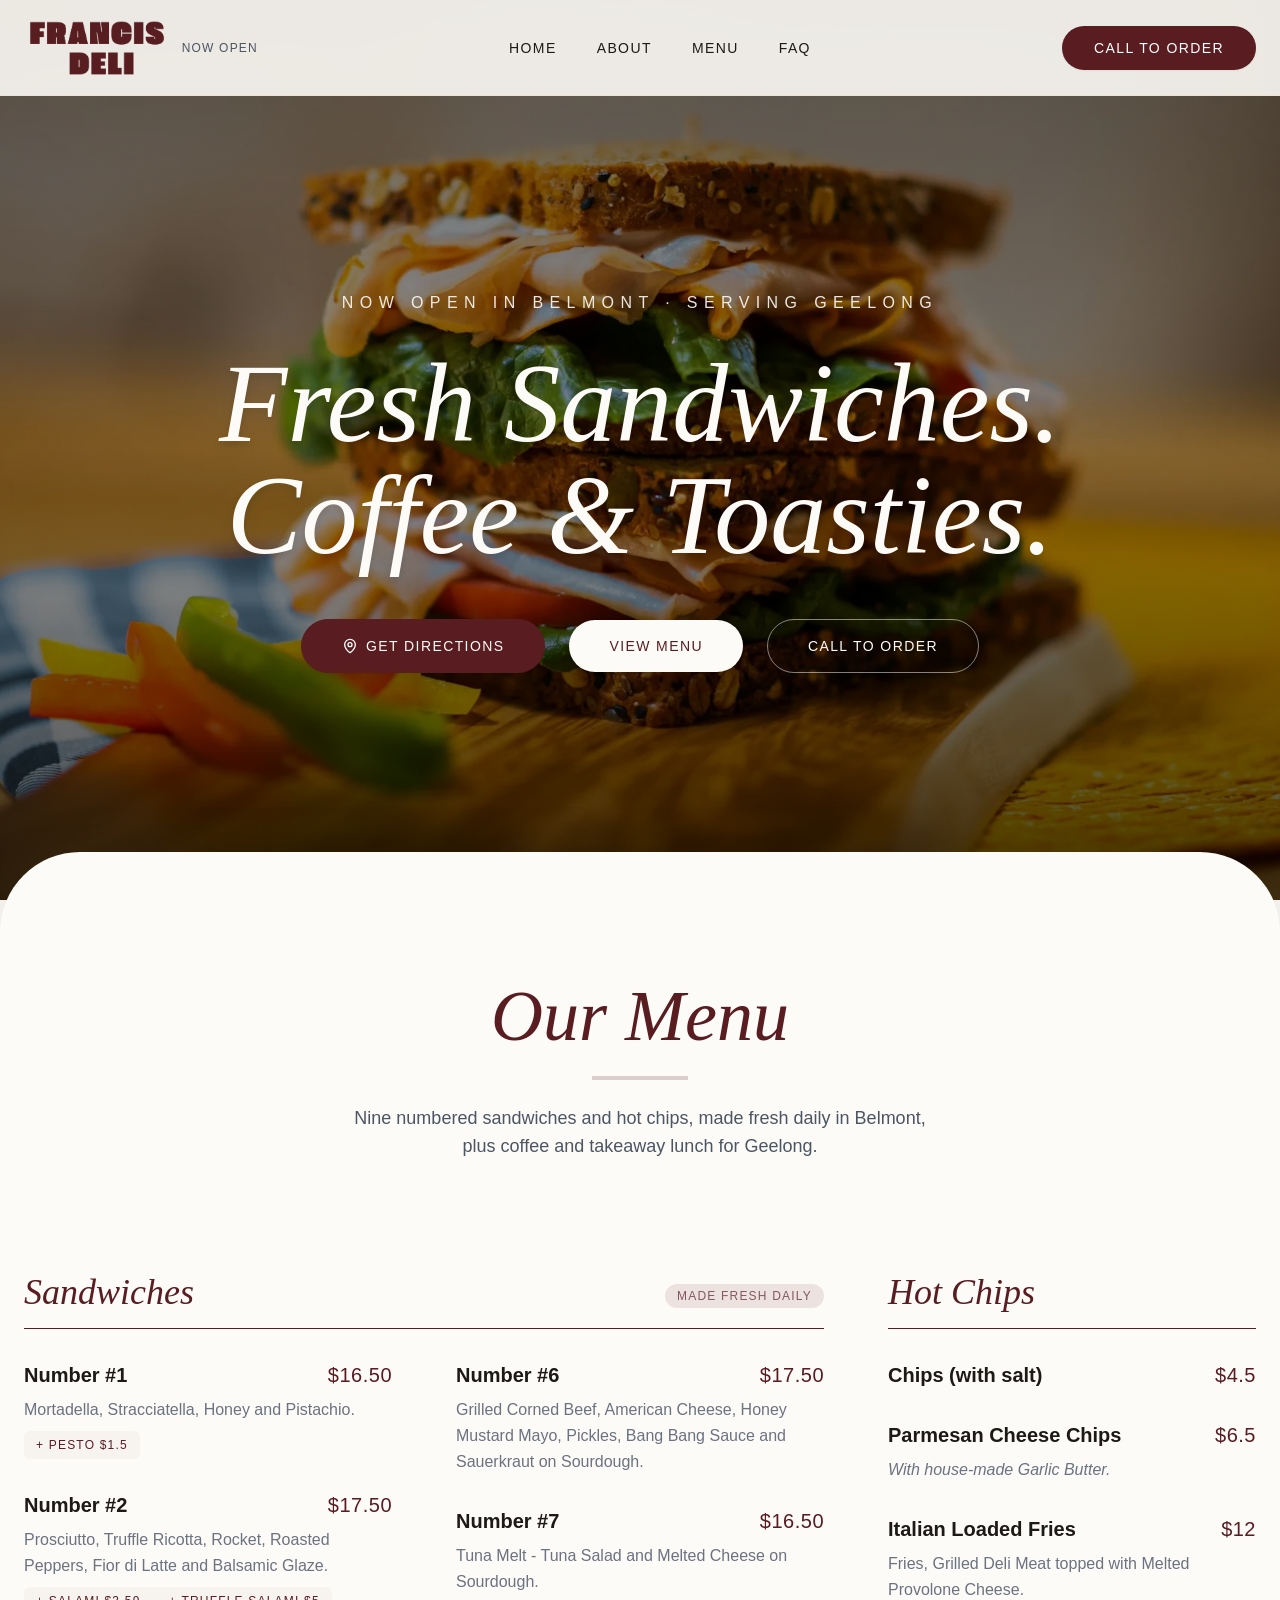
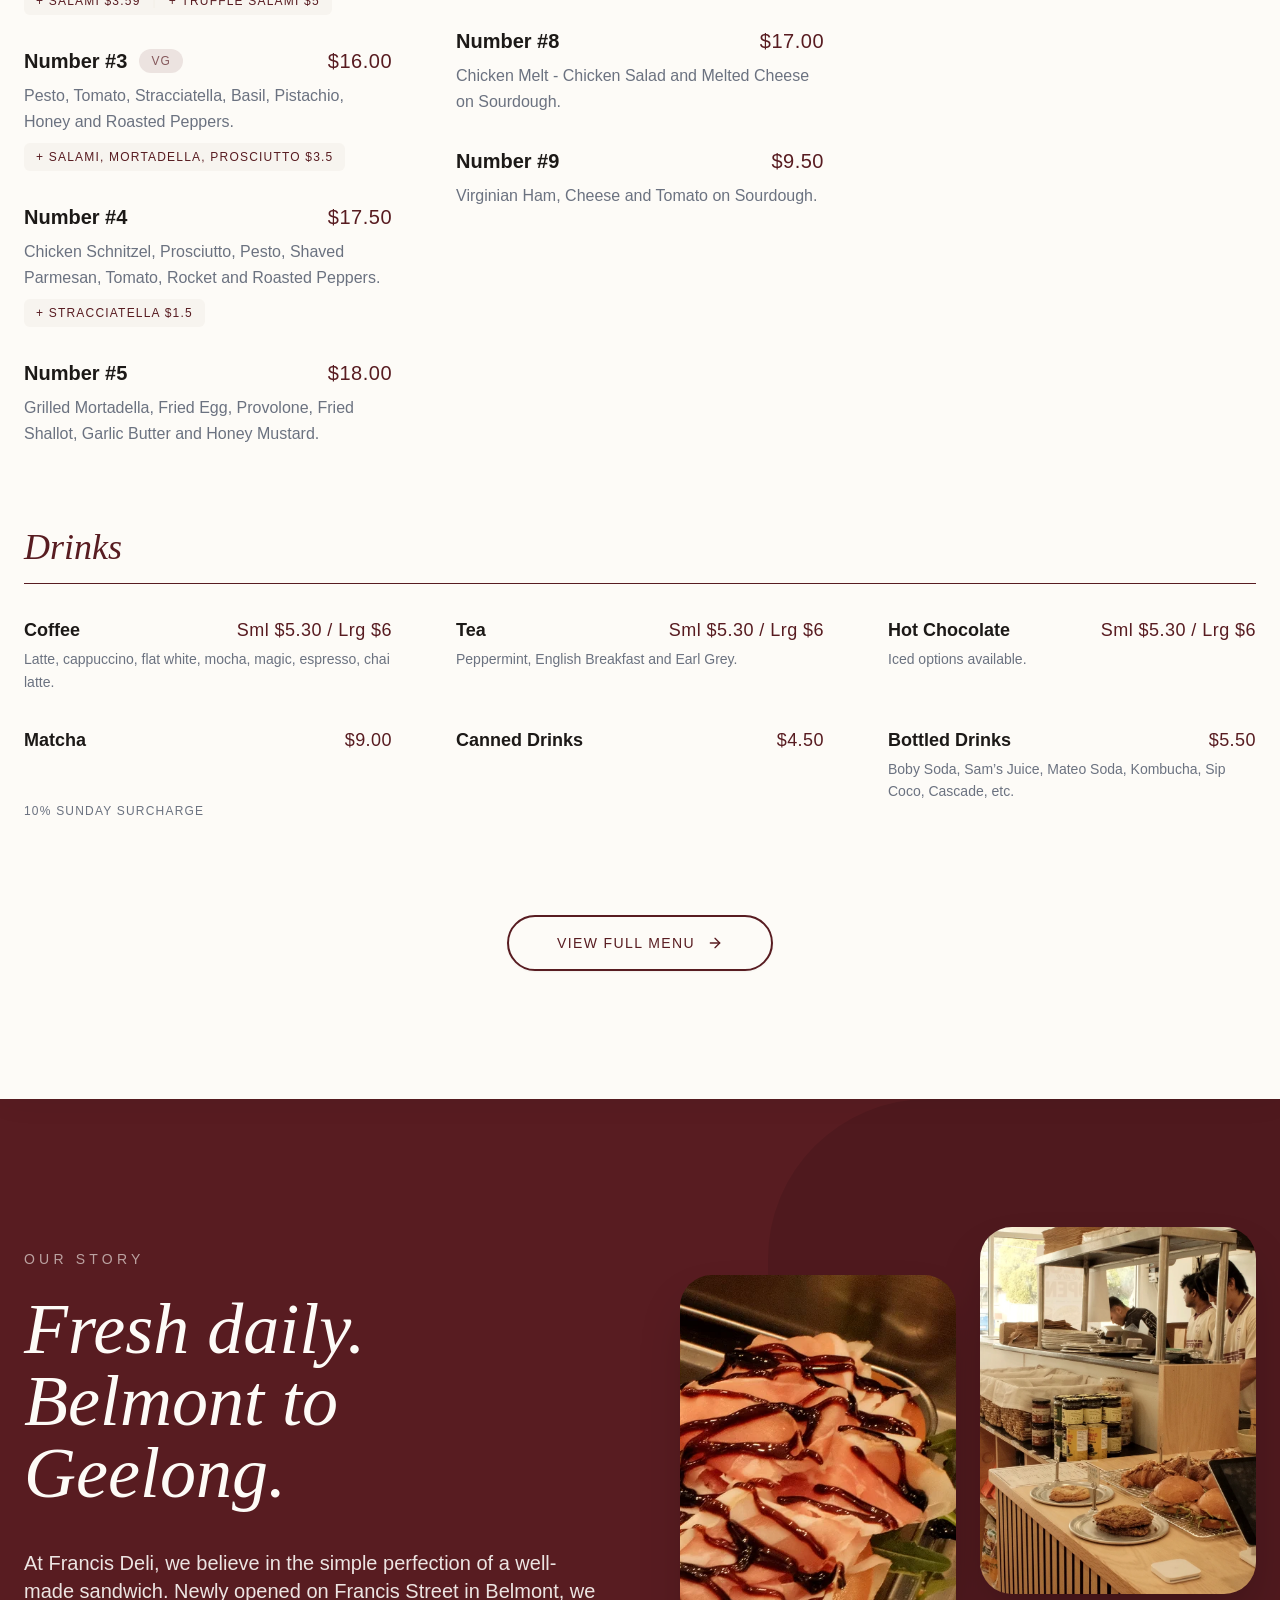
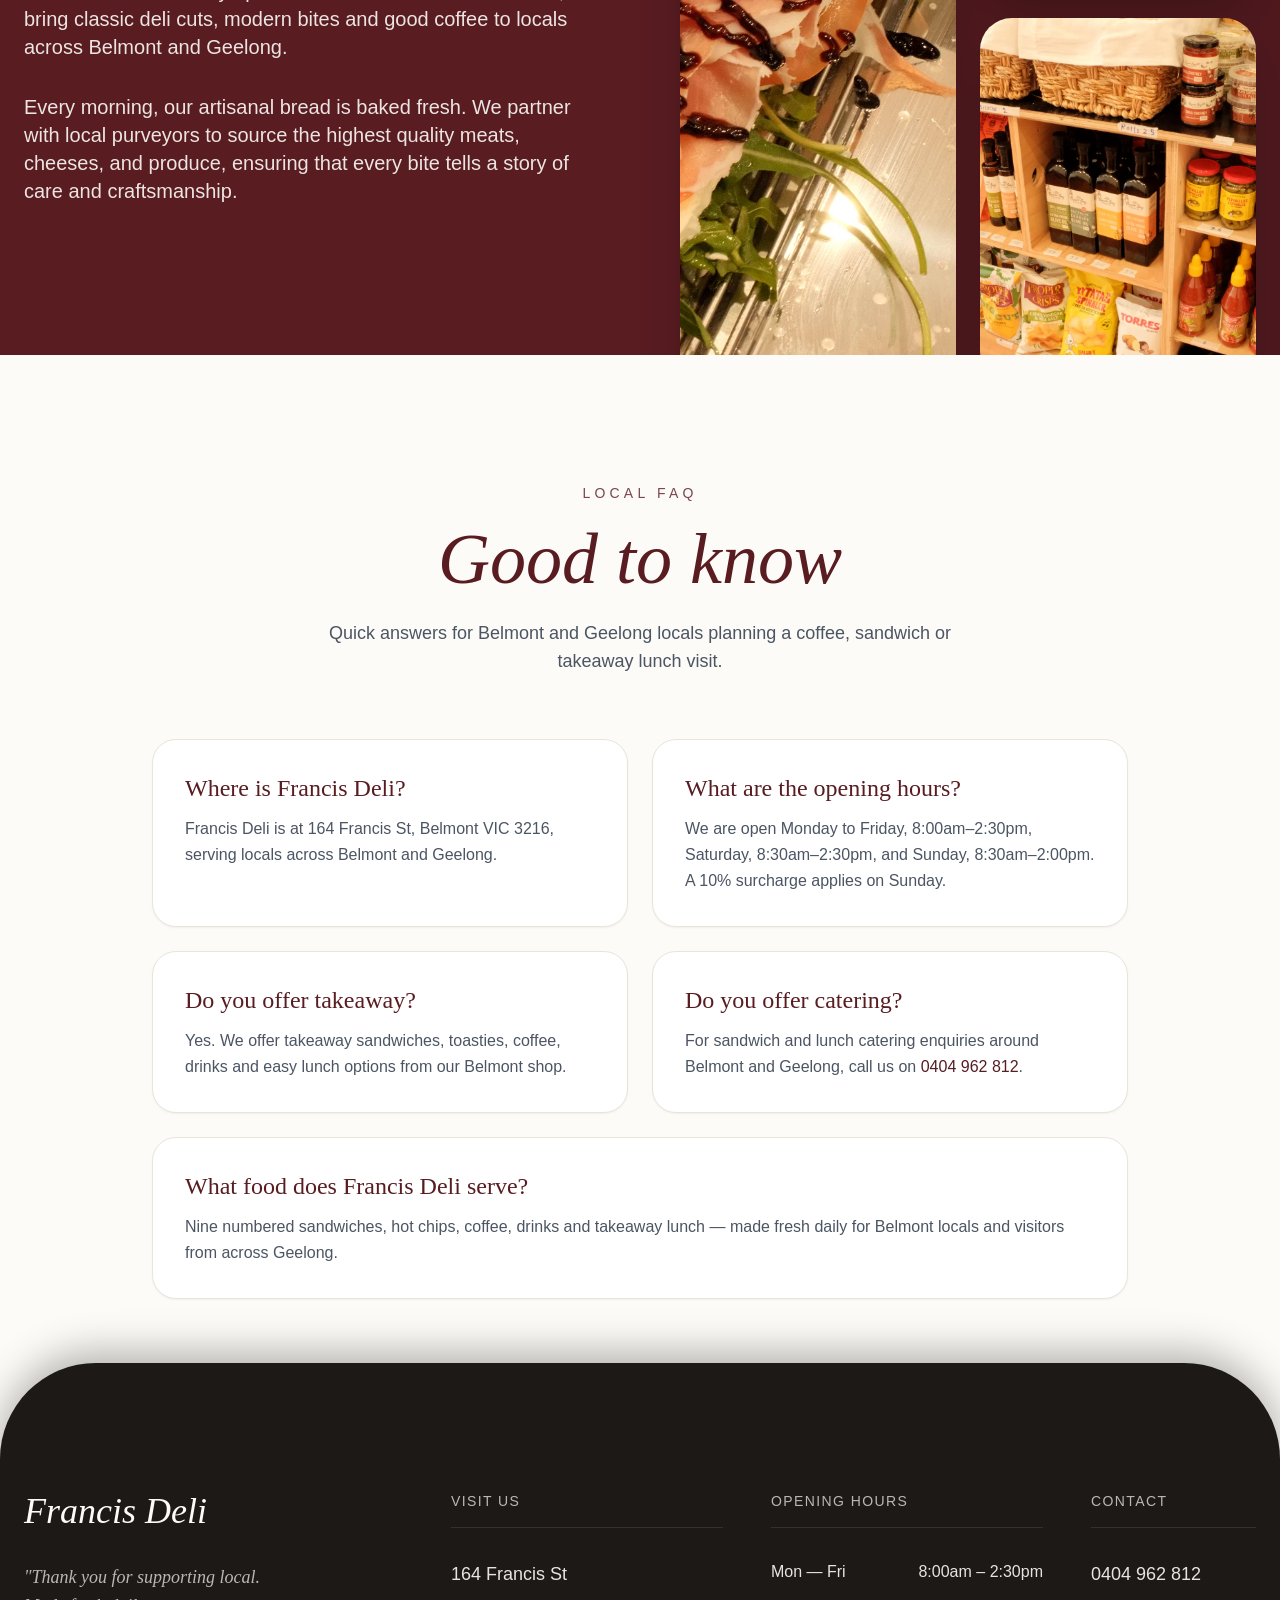
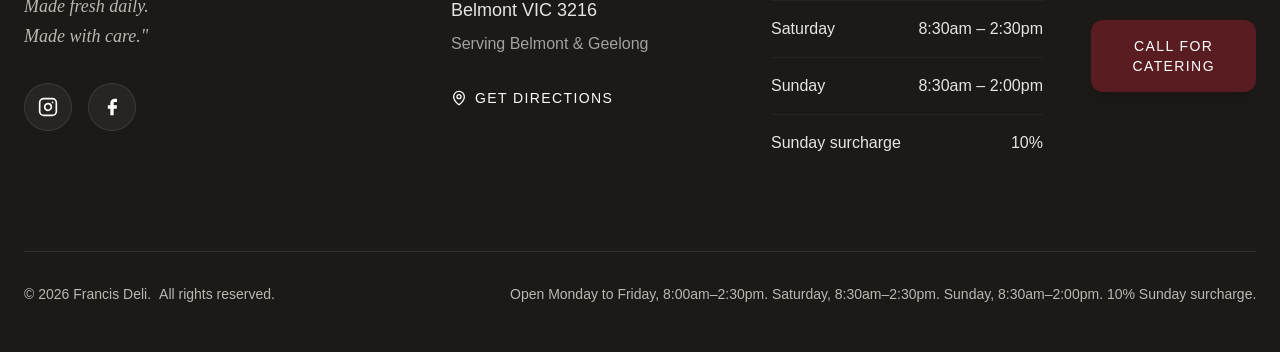
<file: index.html>
<html lang="en" class="scroll-smooth" vid="0"><head vid="1">
    <meta charset="UTF-8" vid="2">
    <meta name="viewport" content="width=device-width, initial-scale=1.0" vid="3">
    <title vid="4">Francis Deli Belmont &amp; Geelong | Sandwiches, Toasties &amp; Coffee</title>

    <!-- SEO: primary meta -->
    <meta name="description" content="Francis Deli — fresh sandwiches, hot chips &amp; coffee in Belmont, Geelong. Open Monday to Friday 8:00am–2:30pm, Saturday 8:30am–2:30pm and Sunday 8:30am–2:00pm. 10% Sunday surcharge.">
    <meta name="keywords" content="Francis Deli, deli Belmont, deli Geelong, sandwiches Belmont, sandwiches Geelong, toasties Belmont, coffee Belmont, coffee Geelong, takeaway lunch Belmont, catering Geelong">
    <meta name="author" content="Francis Deli">
    <meta name="robots" content="index, follow, max-image-preview:large">
    <meta name="theme-color" content="#581C21">
    <meta name="geo.region" content="AU-VIC">
    <meta name="geo.placename" content="Belmont, Victoria">
    <link rel="canonical" href="https://francisdeli.com.au/">

    <!-- Favicons -->
    <link rel="icon" href="/favicon.ico?v=3" sizes="any">
    <link rel="icon" type="image/png" sizes="48x48" href="/favicon-48x48.png?v=3">
    <link rel="icon" type="image/png" sizes="32x32" href="/favicon-32x32.png?v=3">
    <link rel="icon" type="image/png" sizes="16x16" href="/favicon-16x16.png?v=3">
    <link rel="apple-touch-icon" sizes="180x180" href="/apple-touch-icon.png?v=3">


    <!-- Open Graph -->
    <meta property="og:type" content="restaurant">
    <meta property="og:site_name" content="Francis Deli">
    <meta property="og:title" content="Francis Deli Belmont &amp; Geelong | Sandwiches, Toasties &amp; Coffee">
    <meta property="og:description" content="Now open on Francis Street, Belmont. Fresh sandwiches, toasties, coffee and takeaway lunch, seven days a week.">
    <meta property="og:url" content="https://francisdeli.com.au/">
    <meta property="og:image" content="https://francisdeli.com.au/img/hero.webp">
    <meta property="og:image:width" content="1920">
    <meta property="og:image:height" content="1280">
    <meta property="og:image:alt" content="Fresh artisanal sandwich at Francis Deli">
    <meta property="og:locale" content="en_AU">

    <!-- Twitter -->
    <meta name="twitter:card" content="summary_large_image">
    <meta name="twitter:title" content="Francis Deli Belmont &amp; Geelong | Sandwiches, Toasties &amp; Coffee">
    <meta name="twitter:description" content="Now open on Francis Street, Belmont. Fresh sandwiches, toasties, coffee and takeaway lunch, seven days a week.">
    <meta name="twitter:image" content="https://francisdeli.com.au/img/hero.webp">

    <!-- Structured data: LocalBusiness / Restaurant -->
    <script type="application/ld+json">
    {
      "@context": "https://schema.org",
      "@type": "Restaurant",
      "name": "Francis Deli",
      "description": "Francis Deli is a local deli and sandwich shop in Belmont, serving numbered sandwiches, hot chips, coffee and takeaway lunch for Belmont and Geelong. A 10% surcharge applies on Sunday.",
      "image": "https://francisdeli.com.au/img/hero.webp",
      "url": "https://francisdeli.com.au/",
      "telephone": "+61404962812",
      "priceRange": "$$",
      "servesCuisine": ["Sandwiches", "Deli", "Coffee", "Cafe", "Takeaway"],
      "areaServed": ["Belmont VIC", "Geelong VIC"],
      "menu": "https://francisdeli.com.au/menu/",
      "hasMap": "https://maps.google.com/?cid=7138294482831935208",
      "acceptsReservations": "False",
      "address": {
        "@type": "PostalAddress",
        "streetAddress": "164 Francis St",
        "addressLocality": "Belmont",
        "addressRegion": "VIC",
        "postalCode": "3216",
        "addressCountry": "AU"
      },
      "geo": {
        "@type": "GeoCoordinates",
        "latitude": -38.1848245,
        "longitude": 144.3469605
      },
      "openingHoursSpecification": [
        {
          "@type": "OpeningHoursSpecification",
          "dayOfWeek": ["Monday", "Tuesday", "Wednesday", "Thursday", "Friday"],
          "opens": "08:00",
          "closes": "14:30"
        },
        {
          "@type": "OpeningHoursSpecification",
          "dayOfWeek": "Saturday",
          "opens": "08:30",
          "closes": "14:30"
        },
        {
          "@type": "OpeningHoursSpecification",
          "dayOfWeek": "Sunday",
          "opens": "08:30",
          "closes": "14:00"
        }
      ],
      "sameAs": [
        "https://www.facebook.com/francisdeli164/",
        "https://www.instagram.com/francisdeli164/",
        "https://maps.google.com/?cid=7138294482831935208"
      ]
    }
    </script>

    <!-- Structured data: FAQ for AEO / AI discovery -->
    <script type="application/ld+json">
    {
      "@context": "https://schema.org",
      "@type": "FAQPage",
      "mainEntity": [
        {
          "@type": "Question",
          "name": "Where is Francis Deli?",
          "acceptedAnswer": {
            "@type": "Answer",
            "text": "Francis Deli is located at 164 Francis St, Belmont VIC 3216, Australia, serving locals across Belmont and Geelong."
          }
        },
        {
          "@type": "Question",
          "name": "What are Francis Deli's opening hours?",
          "acceptedAnswer": {
            "@type": "Answer",
            "text": "Francis Deli is open Monday to Friday from 8:00am to 2:30pm, Saturday from 8:30am to 2:30pm, and Sunday from 8:30am to 2:00pm. A 10% surcharge applies on Sunday."
          }
        },
        {
          "@type": "Question",
          "name": "Does Francis Deli offer takeaway?",
          "acceptedAnswer": {
            "@type": "Answer",
            "text": "Yes. Francis Deli offers takeaway sandwiches, toasties, coffee, drinks and lunch options from its Belmont shop."
          }
        },
        {
          "@type": "Question",
          "name": "Does Francis Deli offer catering in Belmont or Geelong?",
          "acceptedAnswer": {
            "@type": "Answer",
            "text": "Francis Deli can help with sandwich and lunch catering enquiries for Belmont and Geelong locals. Call 0404 962 812 to ask about catering."
          }
        },
        {
          "@type": "Question",
          "name": "What food does Francis Deli serve?",
          "acceptedAnswer": {
            "@type": "Answer",
            "text": "Francis Deli serves nine numbered sandwiches, hot chips, coffee, drinks and takeaway lunch in Belmont. The menu is made fresh daily."
          }
        }
      ]
    }
    </script>

    <!-- Speed up hero image (LCP): self-hosted, fetched before CSS parses. Mobile gets the lighter file. -->
    <link rel="preload" as="image" fetchpriority="high" href="img/hero-mobile.webp" media="(max-width: 767px)">
    <link rel="preload" as="image" fetchpriority="high" href="img/hero.webp" media="(min-width: 768px)">

    <style id="tailwind-critical">*,:after,:before{--tw-border-spacing-x:0;--tw-border-spacing-y:0;--tw-translate-x:0;--tw-translate-y:0;--tw-rotate:0;--tw-skew-x:0;--tw-skew-y:0;--tw-scale-x:1;--tw-scale-y:1;--tw-pan-x: ;--tw-pan-y: ;--tw-pinch-zoom: ;--tw-scroll-snap-strictness:proximity;--tw-gradient-from-position: ;--tw-gradient-via-position: ;--tw-gradient-to-position: ;--tw-ordinal: ;--tw-slashed-zero: ;--tw-numeric-figure: ;--tw-numeric-spacing: ;--tw-numeric-fraction: ;--tw-ring-inset: ;--tw-ring-offset-width:0px;--tw-ring-offset-color:#fff;--tw-ring-color:rgba(59,130,246,.5);--tw-ring-offset-shadow:0 0 #0000;--tw-ring-shadow:0 0 #0000;--tw-shadow:0 0 #0000;--tw-shadow-colored:0 0 #0000;--tw-blur: ;--tw-brightness: ;--tw-contrast: ;--tw-grayscale: ;--tw-hue-rotate: ;--tw-invert: ;--tw-saturate: ;--tw-sepia: ;--tw-drop-shadow: ;--tw-backdrop-blur: ;--tw-backdrop-brightness: ;--tw-backdrop-contrast: ;--tw-backdrop-grayscale: ;--tw-backdrop-hue-rotate: ;--tw-backdrop-invert: ;--tw-backdrop-opacity: ;--tw-backdrop-saturate: ;--tw-backdrop-sepia: ;--tw-contain-size: ;--tw-contain-layout: ;--tw-contain-paint: ;--tw-contain-style: }::backdrop{--tw-border-spacing-x:0;--tw-border-spacing-y:0;--tw-translate-x:0;--tw-translate-y:0;--tw-rotate:0;--tw-skew-x:0;--tw-skew-y:0;--tw-scale-x:1;--tw-scale-y:1;--tw-pan-x: ;--tw-pan-y: ;--tw-pinch-zoom: ;--tw-scroll-snap-strictness:proximity;--tw-gradient-from-position: ;--tw-gradient-via-position: ;--tw-gradient-to-position: ;--tw-ordinal: ;--tw-slashed-zero: ;--tw-numeric-figure: ;--tw-numeric-spacing: ;--tw-numeric-fraction: ;--tw-ring-inset: ;--tw-ring-offset-width:0px;--tw-ring-offset-color:#fff;--tw-ring-color:rgba(59,130,246,.5);--tw-ring-offset-shadow:0 0 #0000;--tw-ring-shadow:0 0 #0000;--tw-shadow:0 0 #0000;--tw-shadow-colored:0 0 #0000;--tw-blur: ;--tw-brightness: ;--tw-contrast: ;--tw-grayscale: ;--tw-hue-rotate: ;--tw-invert: ;--tw-saturate: ;--tw-sepia: ;--tw-drop-shadow: ;--tw-backdrop-blur: ;--tw-backdrop-brightness: ;--tw-backdrop-contrast: ;--tw-backdrop-grayscale: ;--tw-backdrop-hue-rotate: ;--tw-backdrop-invert: ;--tw-backdrop-opacity: ;--tw-backdrop-saturate: ;--tw-backdrop-sepia: ;--tw-contain-size: ;--tw-contain-layout: ;--tw-contain-paint: ;--tw-contain-style: }/*! tailwindcss v3.4.17 | MIT License | https://tailwindcss.com*/*,:after,:before{box-sizing:border-box;border:0 solid #e5e7eb}:after,:before{--tw-content:""}:host,html{line-height:1.5;-webkit-text-size-adjust:100%;-moz-tab-size:4;-o-tab-size:4;tab-size:4;font-family:Arial,Helvetica Neue,Helvetica,sans-serif;font-feature-settings:normal;font-variation-settings:normal;-webkit-tap-highlight-color:transparent}body{margin:0;line-height:inherit}hr{height:0;color:inherit;border-top-width:1px}abbr:where([title]){-webkit-text-decoration:underline dotted;text-decoration:underline dotted}h1,h2,h3,h4,h5,h6{font-size:inherit;font-weight:inherit}a{color:inherit;text-decoration:inherit}b,strong{font-weight:bolder}code,kbd,pre,samp{font-family:ui-monospace,SFMono-Regular,Menlo,Monaco,Consolas,Liberation Mono,Courier New,monospace;font-feature-settings:normal;font-variation-settings:normal;font-size:1em}small{font-size:80%}sub,sup{font-size:75%;line-height:0;position:relative;vertical-align:baseline}sub{bottom:-.25em}sup{top:-.5em}table{text-indent:0;border-color:inherit;border-collapse:collapse}button,input,optgroup,select,textarea{font-family:inherit;font-feature-settings:inherit;font-variation-settings:inherit;font-size:100%;font-weight:inherit;line-height:inherit;letter-spacing:inherit;color:inherit;margin:0;padding:0}button,select{text-transform:none}button,input:where([type=button]),input:where([type=reset]),input:where([type=submit]){-webkit-appearance:button;background-color:transparent;background-image:none}:-moz-focusring{outline:auto}:-moz-ui-invalid{box-shadow:none}progress{vertical-align:baseline}::-webkit-inner-spin-button,::-webkit-outer-spin-button{height:auto}[type=search]{-webkit-appearance:textfield;outline-offset:-2px}::-webkit-search-decoration{-webkit-appearance:none}::-webkit-file-upload-button{-webkit-appearance:button;font:inherit}summary{display:list-item}blockquote,dd,dl,figure,h1,h2,h3,h4,h5,h6,hr,p,pre{margin:0}fieldset{margin:0}fieldset,legend{padding:0}menu,ol,ul{list-style:none;margin:0;padding:0}dialog{padding:0}textarea{resize:vertical}input::-moz-placeholder,textarea::-moz-placeholder{opacity:1;color:#9ca3af}input::placeholder,textarea::placeholder{opacity:1;color:#9ca3af}[role=button],button{cursor:pointer}:disabled{cursor:default}audio,canvas,embed,iframe,img,object,svg,video{display:block;vertical-align:middle}img,video{max-width:100%;height:auto}[hidden]:where(:not([hidden=until-found])){display:none}.visible{visibility:visible}.fixed{position:fixed}.absolute{position:absolute}.relative{position:relative}.inset-0{inset:0}.right-0{right:0}.top-0{top:0}.z-10{z-index:10}.z-20{z-index:20}.z-50{z-index:50}.z-\[60\]{z-index:60}.order-1{order:1}.order-2{order:2}.col-span-1{grid-column:span 1/span 1}.mx-auto{margin-left:auto;margin-right:auto}.-mr-2{margin-right:-.5rem}.-mr-32{margin-right:-8rem}.-mt-12{margin-top:-3rem}.-mt-16{margin-top:-4rem}.mb-1{margin-bottom:.25rem}.mb-10{margin-bottom:2.5rem}.mb-12{margin-bottom:3rem}.mb-16{margin-bottom:4rem}.mb-2{margin-bottom:.5rem}.mb-20{margin-bottom:5rem}.mb-24{margin-bottom:6rem}.mb-3{margin-bottom:.75rem}.mb-5{margin-bottom:1.25rem}.mb-6{margin-bottom:1.5rem}.mb-8{margin-bottom:2rem}.ml-3{margin-left:.75rem}.mr-2{margin-right:.5rem}.mt-16{margin-top:4rem}.mt-24{margin-top:6rem}.mt-auto{margin-top:auto}.block{display:block}.inline-block{display:inline-block}.flex{display:flex}.inline-flex{display:inline-flex}.grid{display:grid}.hidden{display:none}.h-1{height:.25rem}.h-12{height:3rem}.h-20{height:5rem}.h-24{height:6rem}.h-4{height:1rem}.h-5{height:1.25rem}.h-7{height:1.75rem}.h-\[100svh\]{height:100svh}.h-\[600px\]{height:600px}.h-full{height:100%}.w-1\/2{width:50%}.w-12{width:3rem}.w-24{width:6rem}.w-4{width:1rem}.w-5{width:1.25rem}.w-7{width:1.75rem}.w-full{width:100%}.max-w-2xl{max-width:42rem}.max-w-5xl{max-width:64rem}.max-w-7xl{max-width:80rem}.max-w-xl{max-width:36rem}.shrink{flex-shrink:1}.translate-y-12{--tw-translate-y:3rem}.scale-105,.translate-y-12{transform:translate(var(--tw-translate-x),var(--tw-translate-y)) rotate(var(--tw-rotate)) skewX(var(--tw-skew-x)) skewY(var(--tw-skew-y)) scaleX(var(--tw-scale-x)) scaleY(var(--tw-scale-y))}.scale-105{--tw-scale-x:1.05;--tw-scale-y:1.05}.transform{transform:translate(var(--tw-translate-x),var(--tw-translate-y)) rotate(var(--tw-rotate)) skewX(var(--tw-skew-x)) skewY(var(--tw-skew-y)) scaleX(var(--tw-scale-x)) scaleY(var(--tw-scale-y))}.grid-cols-1{grid-template-columns:repeat(1,minmax(0,1fr))}.grid-cols-2{grid-template-columns:repeat(2,minmax(0,1fr))}.grid-rows-2{grid-template-rows:repeat(2,minmax(0,1fr))}.flex-col{flex-direction:column}.items-end{align-items:flex-end}.items-center{align-items:center}.items-baseline{align-items:baseline}.justify-center{justify-content:center}.justify-between{justify-content:space-between}.gap-10{gap:2.5rem}.gap-16{gap:4rem}.gap-2{gap:.5rem}.gap-20{gap:5rem}.gap-3{gap:.75rem}.gap-4{gap:1rem}.gap-6{gap:1.5rem}.gap-x-16{-moz-column-gap:4rem;column-gap:4rem}.gap-y-20{row-gap:5rem}.gap-y-8{row-gap:2rem}.space-y-4>:not([hidden])~:not([hidden]){--tw-space-y-reverse:0;margin-top:calc(1rem*(1 - var(--tw-space-y-reverse)));margin-bottom:calc(1rem*var(--tw-space-y-reverse))}.space-y-5>:not([hidden])~:not([hidden]){--tw-space-y-reverse:0;margin-top:calc(1.25rem*(1 - var(--tw-space-y-reverse)));margin-bottom:calc(1.25rem*var(--tw-space-y-reverse))}.space-y-8>:not([hidden])~:not([hidden]){--tw-space-y-reverse:0;margin-top:calc(2rem*(1 - var(--tw-space-y-reverse)));margin-bottom:calc(2rem*var(--tw-space-y-reverse))}.overflow-hidden{overflow:hidden}.scroll-smooth{scroll-behavior:smooth}.rounded-3xl{border-radius:1.5rem}.rounded-\[2rem\]{border-radius:2rem}.rounded-full{border-radius:9999px}.rounded-md{border-radius:.375rem}.rounded-xl{border-radius:.75rem}.rounded-l-\[10rem\]{border-top-left-radius:10rem;border-bottom-left-radius:10rem}.rounded-t-\[3rem\]{border-top-left-radius:3rem;border-top-right-radius:3rem}.rounded-t-\[4rem\]{border-top-left-radius:4rem;border-top-right-radius:4rem}.border{border-width:1px}.border-2{border-width:2px}.border-b{border-bottom-width:1px}.border-t{border-top-width:1px}.border-burgundy{--tw-border-opacity:1;border-color:rgb(88 28 33/var(--tw-border-opacity,1))}.border-cream\/10{border-color:hsla(40,60%,98%,.1)}.border-cream\/15{border-color:hsla(40,60%,98%,.15)}.border-cream\/50{border-color:hsla(40,60%,98%,.5)}.border-sand{--tw-border-opacity:1;border-color:rgb(234 229 219/var(--tw-border-opacity,1))}.border-sand\/50{border-color:hsla(40,26%,89%,.5)}.border-white\/10{border-color:hsla(0,0%,100%,.1)}.border-white\/5{border-color:hsla(0,0%,100%,.05)}.bg-black\/10{background-color:rgba(0,0,0,.1)}.bg-burgundy{--tw-bg-opacity:1;background-color:rgb(88 28 33/var(--tw-bg-opacity,1))}.bg-burgundy\/10{background-color:rgba(88,28,33,.1)}.bg-burgundy\/20{background-color:rgba(88,28,33,.2)}.bg-cream{--tw-bg-opacity:1;background-color:rgb(253 251 247/var(--tw-bg-opacity,1))}.bg-cream\/90{background-color:hsla(40,60%,98%,.9)}.bg-cream\/95{background-color:hsla(40,60%,98%,.95)}.bg-dark{--tw-bg-opacity:1;background-color:rgb(28 25 23/var(--tw-bg-opacity,1))}.bg-sand\/20{background-color:hsla(40,26%,89%,.2)}.bg-sand\/30{background-color:hsla(40,26%,89%,.3)}.bg-transparent{background-color:transparent}.bg-white{--tw-bg-opacity:1;background-color:rgb(255 255 255/var(--tw-bg-opacity,1))}.bg-white\/5{background-color:hsla(0,0%,100%,.05)}.bg-gradient-to-b{background-image:linear-gradient(to bottom,var(--tw-gradient-stops))}.bg-hero-pattern{background-image:url(img/hero.webp)}.from-black\/60{--tw-gradient-from:rgba(0,0,0,.6) var(--tw-gradient-from-position);--tw-gradient-to:transparent var(--tw-gradient-to-position);--tw-gradient-stops:var(--tw-gradient-from),var(--tw-gradient-to)}.via-black\/40{--tw-gradient-to:transparent var(--tw-gradient-to-position);--tw-gradient-stops:var(--tw-gradient-from),rgba(0,0,0,.4) var(--tw-gradient-via-position),var(--tw-gradient-to)}.to-black\/70{--tw-gradient-to:rgba(0,0,0,.7) var(--tw-gradient-to-position)}.bg-cover{background-size:cover}.bg-center{background-position:50%}.bg-no-repeat{background-repeat:no-repeat}.object-cover{-o-object-fit:cover;object-fit:cover}.p-2{padding:.5rem}.p-5{padding:1.25rem}.p-6{padding:1.5rem}.p-8{padding:2rem}.px-1{padding-left:.25rem;padding-right:.25rem}.px-10{padding-left:2.5rem;padding-right:2.5rem}.px-12{padding-left:3rem;padding-right:3rem}.px-3{padding-left:.75rem;padding-right:.75rem}.px-6{padding-left:1.5rem;padding-right:1.5rem}.px-8{padding-left:2rem;padding-right:2rem}.py-1{padding-top:.25rem;padding-bottom:.25rem}.py-1\.5{padding-top:.375rem;padding-bottom:.375rem}.py-10{padding-top:2.5rem;padding-bottom:2.5rem}.py-2{padding-top:.5rem;padding-bottom:.5rem}.py-28{padding-top:7rem;padding-bottom:7rem}.py-3{padding-top:.75rem;padding-bottom:.75rem}.py-32{padding-top:8rem;padding-bottom:8rem}.py-4{padding-top:1rem;padding-bottom:1rem}.pb-12{padding-bottom:3rem}.pb-32{padding-bottom:8rem}.pb-4{padding-bottom:1rem}.pt-24{padding-top:6rem}.pt-32{padding-top:8rem}.pt-4{padding-top:1rem}.pt-8{padding-top:2rem}.text-center{text-align:center}.font-condensed{font-family:Arial Narrow,Aptos Narrow,Arial,sans-serif}.font-sans{font-family:Arial,Helvetica Neue,Helvetica,sans-serif}.font-serif{font-family:Georgia,Cambria,Times New Roman,serif}.text-2xl{font-size:1.5rem;line-height:2rem}.text-3xl{font-size:1.875rem;line-height:2.25rem}.text-4xl{font-size:2.25rem;line-height:2.5rem}.text-5xl{font-size:3rem;line-height:1}.text-6xl{font-size:3.75rem;line-height:1}.text-base{font-size:1rem;line-height:1.5rem}.text-lg{font-size:1.125rem;line-height:1.75rem}.text-sm{font-size:.875rem;line-height:1.25rem}.text-xl{font-size:1.25rem;line-height:1.75rem}.text-xs{font-size:.75rem;line-height:1rem}.font-bold{font-weight:700}.font-light{font-weight:300}.font-medium{font-weight:500}.uppercase{text-transform:uppercase}.italic{font-style:italic}.leading-\[1\.1\]{line-height:1.1}.leading-relaxed{line-height:1.625}.tracking-\[0\.3em\]{letter-spacing:.3em}.tracking-\[0\.4em\]{letter-spacing:.4em}.tracking-tight{letter-spacing:-.025em}.tracking-wide{letter-spacing:.025em}.tracking-widest{letter-spacing:.1em}.text-burgundy{--tw-text-opacity:1;color:rgb(88 28 33/var(--tw-text-opacity,1))}.text-burgundy\/70{color:rgba(88,28,33,.7)}.text-burgundy\/80{color:rgba(88,28,33,.8)}.text-cream{--tw-text-opacity:1;color:rgb(253 251 247/var(--tw-text-opacity,1))}.text-cream\/60{color:hsla(40,60%,98%,.6)}.text-cream\/70{color:hsla(40,60%,98%,.7)}.text-cream\/90{color:hsla(40,60%,98%,.9)}.text-dark{--tw-text-opacity:1;color:rgb(28 25 23/var(--tw-text-opacity,1))}.text-gray-500{--tw-text-opacity:1;color:rgb(107 114 128/var(--tw-text-opacity,1))}.text-gray-600{--tw-text-opacity:1;color:rgb(75 85 99/var(--tw-text-opacity,1))}.text-sand\/50{color:hsla(40,26%,89%,.5)}.text-white{--tw-text-opacity:1;color:rgb(255 255 255/var(--tw-text-opacity,1))}.antialiased{-webkit-font-smoothing:antialiased;-moz-osx-font-smoothing:grayscale}.shadow-2xl{--tw-shadow:0 25px 50px -12px rgba(0,0,0,.25);--tw-shadow-colored:0 25px 50px -12px var(--tw-shadow-color);box-shadow:var(--tw-ring-offset-shadow,0 0 #0000),var(--tw-ring-shadow,0 0 #0000),var(--tw-shadow)}.shadow-\[0_-10px_40px_rgba\(0\2c 0\2c 0\2c 0\.1\)\]{--tw-shadow:0 -10px 40px rgba(0,0,0,.1);--tw-shadow-colored:0 -10px 40px var(--tw-shadow-color);box-shadow:var(--tw-ring-offset-shadow,0 0 #0000),var(--tw-ring-shadow,0 0 #0000),var(--tw-shadow)}.shadow-\[0_-10px_40px_rgba\(0\2c 0\2c 0\2c 0\.3\)\]{--tw-shadow:0 -10px 40px rgba(0,0,0,.3);--tw-shadow-colored:0 -10px 40px var(--tw-shadow-color);box-shadow:var(--tw-ring-offset-shadow,0 0 #0000),var(--tw-ring-shadow,0 0 #0000),var(--tw-shadow)}.shadow-\[0_4px_30px_rgba\(0\2c 0\2c 0\2c 0\.06\)\]{--tw-shadow:0 4px 30px rgba(0,0,0,.06);--tw-shadow-colored:0 4px 30px var(--tw-shadow-color)}.shadow-\[0_4px_30px_rgba\(0\2c 0\2c 0\2c 0\.06\)\],.shadow-lg{box-shadow:var(--tw-ring-offset-shadow,0 0 #0000),var(--tw-ring-shadow,0 0 #0000),var(--tw-shadow)}.shadow-lg{--tw-shadow:0 10px 15px -3px rgba(0,0,0,.1),0 4px 6px -4px rgba(0,0,0,.1);--tw-shadow-colored:0 10px 15px -3px var(--tw-shadow-color),0 4px 6px -4px var(--tw-shadow-color)}.shadow-sm{--tw-shadow:0 1px 2px 0 rgba(0,0,0,.05);--tw-shadow-colored:0 1px 2px 0 var(--tw-shadow-color);box-shadow:var(--tw-ring-offset-shadow,0 0 #0000),var(--tw-ring-shadow,0 0 #0000),var(--tw-shadow)}.outline{outline-style:solid}.ring{--tw-ring-offset-shadow:var(--tw-ring-inset) 0 0 0 var(--tw-ring-offset-width) var(--tw-ring-offset-color);--tw-ring-shadow:var(--tw-ring-inset) 0 0 0 calc(3px + var(--tw-ring-offset-width)) var(--tw-ring-color);box-shadow:var(--tw-ring-offset-shadow),var(--tw-ring-shadow),var(--tw-shadow,0 0 #0000)}.drop-shadow-lg{--tw-drop-shadow:drop-shadow(0 10px 8px rgba(0,0,0,.04)) drop-shadow(0 4px 3px rgba(0,0,0,.1));filter:var(--tw-blur) var(--tw-brightness) var(--tw-contrast) var(--tw-grayscale) var(--tw-hue-rotate) var(--tw-invert) var(--tw-saturate) var(--tw-sepia) var(--tw-drop-shadow)}.backdrop-blur-md{--tw-backdrop-blur:blur(12px);-webkit-backdrop-filter:var(--tw-backdrop-blur) var(--tw-backdrop-brightness) var(--tw-backdrop-contrast) var(--tw-backdrop-grayscale) var(--tw-backdrop-hue-rotate) var(--tw-backdrop-invert) var(--tw-backdrop-opacity) var(--tw-backdrop-saturate) var(--tw-backdrop-sepia);backdrop-filter:var(--tw-backdrop-blur) var(--tw-backdrop-brightness) var(--tw-backdrop-contrast) var(--tw-backdrop-grayscale) var(--tw-backdrop-hue-rotate) var(--tw-backdrop-invert) var(--tw-backdrop-opacity) var(--tw-backdrop-saturate) var(--tw-backdrop-sepia)}.transition{transition-property:color,background-color,border-color,text-decoration-color,fill,stroke,opacity,box-shadow,transform,filter,-webkit-backdrop-filter;transition-property:color,background-color,border-color,text-decoration-color,fill,stroke,opacity,box-shadow,transform,filter,backdrop-filter;transition-property:color,background-color,border-color,text-decoration-color,fill,stroke,opacity,box-shadow,transform,filter,backdrop-filter,-webkit-backdrop-filter;transition-timing-function:cubic-bezier(.4,0,.2,1);transition-duration:.15s}.transition-all{transition-property:all;transition-timing-function:cubic-bezier(.4,0,.2,1);transition-duration:.15s}.transition-colors{transition-property:color,background-color,border-color,text-decoration-color,fill,stroke;transition-timing-function:cubic-bezier(.4,0,.2,1);transition-duration:.15s}.transition-transform{transition-property:transform;transition-timing-function:cubic-bezier(.4,0,.2,1);transition-duration:.15s}.duration-1000{transition-duration:1s}.duration-300{transition-duration:.3s}.selection\:bg-burgundy ::-moz-selection{--tw-bg-opacity:1;background-color:rgb(88 28 33/var(--tw-bg-opacity,1))}.selection\:bg-burgundy ::selection{--tw-bg-opacity:1;background-color:rgb(88 28 33/var(--tw-bg-opacity,1))}.selection\:text-cream ::-moz-selection{--tw-text-opacity:1;color:rgb(253 251 247/var(--tw-text-opacity,1))}.selection\:text-cream ::selection{--tw-text-opacity:1;color:rgb(253 251 247/var(--tw-text-opacity,1))}.selection\:bg-burgundy::-moz-selection{--tw-bg-opacity:1;background-color:rgb(88 28 33/var(--tw-bg-opacity,1))}.selection\:bg-burgundy::selection{--tw-bg-opacity:1;background-color:rgb(88 28 33/var(--tw-bg-opacity,1))}.selection\:text-cream::-moz-selection{--tw-text-opacity:1;color:rgb(253 251 247/var(--tw-text-opacity,1))}.selection\:text-cream::selection{--tw-text-opacity:1;color:rgb(253 251 247/var(--tw-text-opacity,1))}.hover\:scale-105:hover{--tw-scale-x:1.05;--tw-scale-y:1.05;transform:translate(var(--tw-translate-x),var(--tw-translate-y)) rotate(var(--tw-rotate)) skewX(var(--tw-skew-x)) skewY(var(--tw-skew-y)) scaleX(var(--tw-scale-x)) scaleY(var(--tw-scale-y))}.hover\:border-burgundy:hover{--tw-border-opacity:1;border-color:rgb(88 28 33/var(--tw-border-opacity,1))}.hover\:bg-burgundy:hover{--tw-bg-opacity:1;background-color:rgb(88 28 33/var(--tw-bg-opacity,1))}.hover\:bg-burgundy\/90:hover{background-color:rgba(88,28,33,.9)}.hover\:bg-cream\/10:hover{background-color:hsla(40,60%,98%,.1)}.hover\:bg-dark:hover{--tw-bg-opacity:1;background-color:rgb(28 25 23/var(--tw-bg-opacity,1))}.hover\:bg-white:hover{--tw-bg-opacity:1;background-color:rgb(255 255 255/var(--tw-bg-opacity,1))}.hover\:text-burgundy:hover{--tw-text-opacity:1;color:rgb(88 28 33/var(--tw-text-opacity,1))}.hover\:text-cream\/70:hover{color:hsla(40,60%,98%,.7)}.hover\:text-dark:hover{--tw-text-opacity:1;color:rgb(28 25 23/var(--tw-text-opacity,1))}.hover\:text-white:hover{--tw-text-opacity:1;color:rgb(255 255 255/var(--tw-text-opacity,1))}.hover\:underline:hover{text-decoration-line:underline}.hover\:shadow-xl:hover{--tw-shadow:0 20px 25px -5px rgba(0,0,0,.1),0 8px 10px -6px rgba(0,0,0,.1);--tw-shadow-colored:0 20px 25px -5px var(--tw-shadow-color),0 8px 10px -6px var(--tw-shadow-color);box-shadow:var(--tw-ring-offset-shadow,0 0 #0000),var(--tw-ring-shadow,0 0 #0000),var(--tw-shadow)}.group:hover .group-hover\:translate-x-1{--tw-translate-x:0.25rem}.group:hover .group-hover\:scale-110,.group:hover .group-hover\:translate-x-1{transform:translate(var(--tw-translate-x),var(--tw-translate-y)) rotate(var(--tw-rotate)) skewX(var(--tw-skew-x)) skewY(var(--tw-skew-y)) scaleX(var(--tw-scale-x)) scaleY(var(--tw-scale-y))}.group:hover .group-hover\:scale-110{--tw-scale-x:1.1;--tw-scale-y:1.1}.group:hover .group-hover\:text-burgundy{--tw-text-opacity:1;color:rgb(88 28 33/var(--tw-text-opacity,1))}@media (min-width:640px){.sm\:inline-block{display:inline-block}.sm\:w-auto{width:auto}.sm\:flex-row{flex-direction:row}.sm\:gap-6{gap:1.5rem}}@media (min-width:768px){.md\:col-span-2{grid-column:span 2/span 2}.md\:mb-28{margin-bottom:7rem}.md\:flex{display:flex}.md\:inline-flex{display:inline-flex}.md\:hidden{display:none}.md\:grid-cols-2{grid-template-columns:repeat(2,minmax(0,1fr))}.md\:flex-row{flex-direction:row}.md\:rounded-t-\[5rem\]{border-top-left-radius:5rem;border-top-right-radius:5rem}.md\:rounded-t-\[6rem\]{border-top-left-radius:6rem;border-top-right-radius:6rem}.md\:bg-fixed{background-attachment:fixed}.md\:py-32{padding-bottom:8rem}.md\:pt-32,.md\:py-32{padding-top:8rem}.md\:text-6xl{font-size:3.75rem;line-height:1}.md\:text-7xl{font-size:4.5rem;line-height:1}.md\:text-8xl{font-size:6rem;line-height:1}.md\:text-base{font-size:1rem;line-height:1.5rem}.md\:text-xl{font-size:1.25rem;line-height:1.75rem}}@media (min-width:1024px){.lg\:order-1{order:1}.lg\:order-2{order:2}.lg\:col-span-2{grid-column:span 2/span 2}.lg\:col-span-3{grid-column:span 3/span 3}.lg\:col-span-4{grid-column:span 4/span 4}.lg\:mx-0{margin-left:0;margin-right:0}.lg\:block{display:block}.lg\:grid-cols-12{grid-template-columns:repeat(12,minmax(0,1fr))}.lg\:grid-cols-2{grid-template-columns:repeat(2,minmax(0,1fr))}.lg\:grid-cols-3{grid-template-columns:repeat(3,minmax(0,1fr))}.lg\:gap-12{gap:3rem}.lg\:text-left{text-align:left}.lg\:text-7xl{font-size:4.5rem;line-height:1}.lg\:text-\[7rem\]{font-size:7rem}}</style>
    <style>
        /* Smooth deceleration curve for premium feel */
        :root { --ease-out-quint: cubic-bezier(0.22, 1, 0.36, 1); }

        /* Keyboard focus — visible ring, hidden for mouse users */
        a:focus-visible,
        button:focus-visible {
            outline: 2px solid #581C21;
            outline-offset: 3px;
            border-radius: 4px;
        }

        /* Scroll-reveal: JS adds .reveal to opt IN. No-JS = content visible. */
        .reveal {
            opacity: 0;
            transform: translateY(24px);
            transition: opacity 0.8s var(--ease-out-quint), transform 0.8s var(--ease-out-quint);
            will-change: opacity, transform;
        }
        .reveal.is-visible {
            opacity: 1;
            transform: none;
        }

        /* Header height transition */
        #header { transition: height 0.3s var(--ease-out-quint), background-color 0.3s ease, box-shadow 0.3s ease; }
        #header .header-bar { transition: height 0.3s var(--ease-out-quint); }

        /* Mobile menu panel */
        #mobile-menu {
            transform: translateX(100%);
            transition: transform 0.4s var(--ease-out-quint);
        }
        #mobile-menu.is-open { transform: translateX(0); }
        #mobile-menu.is-open img[alt="Francis Deli"] { filter: brightness(0) invert(1); }

        /* Mobile: lighter hero image (30KB vs 92KB) */
        @media (max-width: 767px) {
            .bg-hero-pattern { background-image: url('img/hero-mobile.webp') !important; }
        }

        @media (prefers-reduced-motion: reduce) {
            *, *::before, *::after {
                animation-duration: 0.01ms !important;
                transition-duration: 0.01ms !important;
                scroll-behavior: auto !important;
            }
            .reveal { opacity: 1; transform: none; }
        }
    </style>
</head>
<body class="bg-cream text-dark font-sans antialiased selection:bg-burgundy selection:text-cream" vid="11">

    
    <header class="fixed top-0 w-full z-50 bg-cream/90 backdrop-blur-md border-b border-sand h-24" id="header" vid="12">
        <div class="header-bar max-w-7xl mx-auto px-6 h-24 flex items-center justify-between" vid="13">
            <a href="#home" class="flex items-center gap-3" aria-label="Francis Deli home">
                <img src="img/logo-wordmark.png" alt="Francis Deli" width="1657" height="728" style="height:64px;width:auto">
                <span class="text-xs font-condensed uppercase tracking-widest text-gray-600 hidden sm:inline-block" vid="15">Now Open</span>
            </a>

            <nav class="hidden md:flex items-center gap-10" aria-label="Primary" vid="16">
                <a href="#home" class="text-sm font-condensed uppercase tracking-widest text-dark hover:text-burgundy transition-colors" vid="17">Home</a>
                <a href="#about" class="text-sm font-condensed uppercase tracking-widest text-dark hover:text-burgundy transition-colors" vid="18">About</a>
                <a href="/menu/" class="text-sm font-condensed uppercase tracking-widest text-dark hover:text-burgundy transition-colors" vid="19">Menu</a>
                <a href="#faq" class="text-sm font-condensed uppercase tracking-widest text-dark hover:text-burgundy transition-colors" vid="20">FAQ</a>
            </nav>

            <div class="flex items-center gap-4" vid="21">
                <a href="tel:0404962812" class="hidden md:inline-flex items-center justify-center px-8 py-3 bg-burgundy text-white rounded-full font-condensed uppercase tracking-widest text-sm hover:bg-dark transition-colors shadow-sm" vid="22">
                    Call to Order
                </a>
                <button id="menu-toggle" class="md:hidden text-burgundy p-2 -mr-2" aria-label="Open menu" aria-controls="mobile-menu" aria-expanded="false" vid="23">
                    <svg class="w-7 h-7" aria-hidden="true" viewBox="0 0 24 24" fill="none" stroke="currentColor" stroke-width="2" stroke-linecap="round" stroke-linejoin="round"><path d="M4 6h16"/><path d="M4 12h16"/><path d="M4 18h16"/></svg>
                </button>
            </div>
        </div>
    </header>

    <!-- Mobile menu -->
    <div id="mobile-menu" class="fixed inset-0 z-[60] bg-burgundy text-cream flex flex-col md:hidden is-open:translate-x-0" role="dialog" aria-modal="true" aria-label="Menu" style="transform:translateX(100%)">
        <div class="flex items-center justify-between h-24 px-6 border-b border-cream/15">
            <a href="#home" class="mobile-link flex items-center" aria-label="Francis Deli home">
                <img src="img/logo-wordmark.png" alt="Francis Deli" width="1657" height="728" style="height:52px;width:auto">
            </a>
            <button id="menu-close" class="text-cream p-2 -mr-2" aria-label="Close menu">
                <svg class="w-7 h-7" aria-hidden="true" viewBox="0 0 24 24" fill="none" stroke="currentColor" stroke-width="2" stroke-linecap="round" stroke-linejoin="round"><path d="M18 6 6 18"/><path d="m6 6 12 12"/></svg>
            </button>
        </div>
        <nav class="flex flex-col gap-2 px-6 py-10" aria-label="Mobile">
            <a href="#home" class="mobile-link font-serif italic text-4xl py-3 border-b border-cream/10 hover:text-cream/70 transition-colors">Home</a>
            <a href="#about" class="mobile-link font-serif italic text-4xl py-3 border-b border-cream/10 hover:text-cream/70 transition-colors">About</a>
            <a href="/menu/" class="mobile-link font-serif italic text-4xl py-3 border-b border-cream/10 hover:text-cream/70 transition-colors">Menu</a>
            <a href="#faq" class="mobile-link font-serif italic text-4xl py-3 border-b border-cream/10 hover:text-cream/70 transition-colors">FAQ</a>
        </nav>
        <div class="mt-auto p-6">
            <a href="tel:0404962812" class="block w-full text-center px-8 py-4 bg-cream text-burgundy rounded-full font-condensed uppercase tracking-widest text-sm hover:bg-white transition-colors shadow-lg">
                Call to Order
            </a>
        </div>
    </div>

    
    <section id="home" class="relative h-[100svh] w-full flex items-center justify-center overflow-hidden" vid="25">
        
        <div class="absolute inset-0 bg-hero-pattern bg-cover bg-center bg-no-repeat md:bg-fixed scale-105" vid="26"></div>
        <div class="absolute inset-0 bg-gradient-to-b from-black/60 via-black/40 to-black/70" vid="27"></div>
        
        <div class="relative z-10 text-center px-6 max-w-5xl mx-auto flex flex-col items-center mt-16 w-full" vid="28">
            <span class="font-condensed text-cream/90 uppercase tracking-[0.4em] text-sm md:text-base mb-8 block" vid="29">Now Open in Belmont · Serving Geelong</span>
            
            <h1 class="font-serif italic text-6xl md:text-8xl lg:text-[7rem] text-cream leading-[1.1] mb-12 drop-shadow-lg" vid="30">
                Fresh Sandwiches.<br vid="31">Coffee &amp; Toasties.
            </h1>
            
            <div class="flex flex-col sm:flex-row items-center gap-4 sm:gap-6 w-full sm:w-auto" vid="32">
                <a href="https://maps.google.com/?cid=7138294482831935208" target="_blank" rel="noopener" class="w-full sm:w-auto px-10 py-4 bg-burgundy text-cream rounded-full font-condensed uppercase tracking-widest text-sm hover:bg-burgundy/90 transition-colors text-center shadow-lg hover:shadow-xl border border-burgundy inline-flex items-center justify-center" vid="34">
                    <svg class="w-4 h-4 mr-2" aria-hidden="true" viewBox="0 0 24 24" fill="none" stroke="currentColor" stroke-width="2" stroke-linecap="round" stroke-linejoin="round"><path d="M20 10c0 4.99-5.54 10.19-7.4 11.8a1 1 0 0 1-1.2 0C9.54 20.19 4 14.99 4 10a8 8 0 0 1 16 0"/><circle cx="12" cy="10" r="3"/></svg>
                    Get Directions
                </a>
                <a href="/menu/" class="w-full sm:w-auto px-10 py-4 bg-cream text-burgundy rounded-full font-condensed uppercase tracking-widest text-sm hover:bg-white transition-colors text-center shadow-lg hover:shadow-xl" vid="33">
                    View Menu
                </a>
                <a href="tel:0404962812" class="w-full sm:w-auto px-10 py-4 bg-transparent text-cream rounded-full font-condensed uppercase tracking-widest text-sm hover:bg-cream/10 transition-colors text-center shadow-lg hover:shadow-xl border border-cream/50" vid="35">
                    Call to Order
                </a>
            </div>
        </div>
    </section>

    
    <section id="menu" class="relative z-20 bg-cream rounded-t-[3rem] md:rounded-t-[5rem] -mt-12 pt-24 md:pt-32 pb-32 shadow-[0_-10px_40px_rgba(0,0,0,0.1)]" vid="35">
        <div class="max-w-7xl mx-auto px-6" vid="36">
            <div class="text-center mb-20 md:mb-28" vid="37">
                <h2 class="font-serif italic text-5xl md:text-7xl text-burgundy mb-6" vid="38">Our Menu</h2>
                <div class="w-24 h-1 bg-burgundy/20 mx-auto mb-6" vid="39"></div>
                <p class="font-sans text-gray-600 max-w-xl mx-auto text-lg font-light" vid="40">Nine numbered sandwiches and hot chips, made fresh daily in Belmont, plus coffee and takeaway lunch for Geelong.</p>
            </div>

            
            <div class="grid grid-cols-1 md:grid-cols-2 lg:grid-cols-3 gap-x-16 gap-y-20" vid="41">
                
                <div class="menu-category md:col-span-2 lg:col-span-2">
                    <div class="flex items-end justify-between border-b border-burgundy pb-4 mb-8">
                        <h3 class="font-serif text-4xl text-burgundy italic">Sandwiches</h3>
                        <span class="text-xs font-condensed uppercase tracking-widest text-burgundy/70 mb-1 px-3 py-1 bg-burgundy/10 rounded-full">Made fresh daily</span>
                    </div>
                    <div class="grid grid-cols-1 md:grid-cols-2 gap-x-16 gap-y-8">
                        <ul class="space-y-8">
                            <li class="group">
                                <div class="flex justify-between items-baseline gap-4 mb-2">
                                    <h4 class="font-bold text-dark text-xl group-hover:text-burgundy transition-colors">Number #1</h4>
                                    <span class="font-condensed text-burgundy text-xl tracking-wide whitespace-nowrap">$16.50</span>
                                </div>
                                <p class="text-gray-500 text-base leading-relaxed font-light mb-2">Mortadella, Stracciatella, Honey and Pistachio.</p>
                                <div class="inline-flex flex-wrap gap-3 text-xs font-condensed uppercase tracking-widest text-burgundy bg-sand/30 px-3 py-1.5 rounded-md">
                                    <span>+ Pesto $1.5</span>
                                </div>
                            </li>
                            <li class="group">
                                <div class="flex justify-between items-baseline gap-4 mb-2">
                                    <h4 class="font-bold text-dark text-xl group-hover:text-burgundy transition-colors">Number #2</h4>
                                    <span class="font-condensed text-burgundy text-xl tracking-wide whitespace-nowrap">$17.50</span>
                                </div>
                                <p class="text-gray-500 text-base leading-relaxed font-light mb-2">Prosciutto, Truffle Ricotta, Rocket, Roasted Peppers, Fior di Latte and Balsamic Glaze.</p>
                                <div class="inline-flex flex-wrap gap-3 text-xs font-condensed uppercase tracking-widest text-burgundy bg-sand/30 px-3 py-1.5 rounded-md">
                                    <span>+ Salami $3.59</span>
                                    <span class="text-sand/50">|</span>
                                    <span>+ Truffle Salami $5</span>
                                </div>
                            </li>
                            <li class="group">
                                <div class="flex justify-between items-baseline gap-4 mb-2">
                                    <div class="flex items-center gap-3">
                                        <h4 class="font-bold text-dark text-xl group-hover:text-burgundy transition-colors">Number #3</h4>
                                        <span class="text-xs font-condensed uppercase tracking-widest text-burgundy/70 px-3 py-1 bg-burgundy/10 rounded-full">VG</span>
                                    </div>
                                    <span class="font-condensed text-burgundy text-xl tracking-wide whitespace-nowrap">$16.00</span>
                                </div>
                                <p class="text-gray-500 text-base leading-relaxed font-light mb-2">Pesto, Tomato, Stracciatella, Basil, Pistachio, Honey and Roasted Peppers.</p>
                                <div class="inline-flex flex-wrap gap-3 text-xs font-condensed uppercase tracking-widest text-burgundy bg-sand/30 px-3 py-1.5 rounded-md">
                                    <span>+ Salami, Mortadella, Prosciutto $3.5</span>
                                </div>
                            </li>
                            <li class="group">
                                <div class="flex justify-between items-baseline gap-4 mb-2">
                                    <h4 class="font-bold text-dark text-xl group-hover:text-burgundy transition-colors">Number #4</h4>
                                    <span class="font-condensed text-burgundy text-xl tracking-wide whitespace-nowrap">$17.50</span>
                                </div>
                                <p class="text-gray-500 text-base leading-relaxed font-light mb-2">Chicken Schnitzel, Prosciutto, Pesto, Shaved Parmesan, Tomato, Rocket and Roasted Peppers.</p>
                                <div class="inline-flex flex-wrap gap-3 text-xs font-condensed uppercase tracking-widest text-burgundy bg-sand/30 px-3 py-1.5 rounded-md">
                                    <span>+ Stracciatella $1.5</span>
                                </div>
                            </li>
                            <li class="group">
                                <div class="flex justify-between items-baseline gap-4 mb-2">
                                    <h4 class="font-bold text-dark text-xl group-hover:text-burgundy transition-colors">Number #5</h4>
                                    <span class="font-condensed text-burgundy text-xl tracking-wide whitespace-nowrap">$18.00</span>
                                </div>
                                <p class="text-gray-500 text-base leading-relaxed font-light">Grilled Mortadella, Fried Egg, Provolone, Fried Shallot, Garlic Butter and Honey Mustard.</p>
                            </li>
                        </ul>
                        <ul class="space-y-8">
                            <li class="group">
                                <div class="flex justify-between items-baseline gap-4 mb-2">
                                    <h4 class="font-bold text-dark text-xl group-hover:text-burgundy transition-colors">Number #6</h4>
                                    <span class="font-condensed text-burgundy text-xl tracking-wide whitespace-nowrap">$17.50</span>
                                </div>
                                <p class="text-gray-500 text-base leading-relaxed font-light">Grilled Corned Beef, American Cheese, Honey Mustard Mayo, Pickles, Bang Bang Sauce and Sauerkraut on Sourdough.</p>
                            </li>
                            <li class="group">
                                <div class="flex justify-between items-baseline gap-4 mb-2">
                                    <h4 class="font-bold text-dark text-xl group-hover:text-burgundy transition-colors">Number #7</h4>
                                    <span class="font-condensed text-burgundy text-xl tracking-wide whitespace-nowrap">$16.50</span>
                                </div>
                                <p class="text-gray-500 text-base leading-relaxed font-light">Tuna Melt - Tuna Salad and Melted Cheese on Sourdough.</p>
                            </li>
                            <li class="group">
                                <div class="flex justify-between items-baseline gap-4 mb-2">
                                    <h4 class="font-bold text-dark text-xl group-hover:text-burgundy transition-colors">Number #8</h4>
                                    <span class="font-condensed text-burgundy text-xl tracking-wide whitespace-nowrap">$17.00</span>
                                </div>
                                <p class="text-gray-500 text-base leading-relaxed font-light">Chicken Melt - Chicken Salad and Melted Cheese on Sourdough.</p>
                            </li>
                            <li class="group">
                                <div class="flex justify-between items-baseline gap-4 mb-2">
                                    <h4 class="font-bold text-dark text-xl group-hover:text-burgundy transition-colors">Number #9</h4>
                                    <span class="font-condensed text-burgundy text-xl tracking-wide whitespace-nowrap">$9.50</span>
                                </div>
                                <p class="text-gray-500 text-base leading-relaxed font-light">Virginian Ham, Cheese and Tomato on Sourdough.</p>
                            </li>
                        </ul>
                    </div>
                </div>

                <div class="menu-category">
                    <div class="flex items-end justify-between border-b border-burgundy pb-4 mb-8">
                        <h3 class="font-serif text-4xl text-burgundy italic">Hot Chips</h3>
                    </div>
                    <ul class="space-y-8">
                        <li class="group">
                            <div class="flex justify-between items-baseline gap-4 mb-2">
                                <h4 class="font-bold text-dark text-xl group-hover:text-burgundy transition-colors">Chips (with salt)</h4>
                                <span class="font-condensed text-burgundy text-xl tracking-wide whitespace-nowrap">$4.5</span>
                            </div>
                        </li>
                        <li class="group">
                            <div class="flex justify-between items-baseline gap-4 mb-2">
                                <h4 class="font-bold text-dark text-xl group-hover:text-burgundy transition-colors">Parmesan Cheese Chips</h4>
                                <span class="font-condensed text-burgundy text-xl tracking-wide whitespace-nowrap">$6.5</span>
                            </div>
                            <p class="text-gray-500 text-base leading-relaxed font-light italic">With house-made Garlic Butter.</p>
                        </li>
                        <li class="group">
                            <div class="flex justify-between items-baseline gap-4 mb-2">
                                <h4 class="font-bold text-dark text-xl group-hover:text-burgundy transition-colors">Italian Loaded Fries</h4>
                                <span class="font-condensed text-burgundy text-xl tracking-wide whitespace-nowrap">$12</span>
                            </div>
                            <p class="text-gray-500 text-base leading-relaxed font-light">Fries, Grilled Deli Meat topped with Melted Provolone Cheese.</p>
                        </li>
                    </ul>
                </div>

                <div class="menu-category lg:col-span-3" vid="136">
                    <div class="flex items-end justify-between border-b border-burgundy pb-4 mb-8" vid="137">
                        <h3 class="font-serif text-4xl text-burgundy italic" vid="138">Drinks</h3>
                    </div>
                    <div class="grid grid-cols-1 md:grid-cols-2 lg:grid-cols-3 gap-x-16 gap-y-8" vid="139">
                        <div class="group" vid="140">
                            <div class="flex justify-between items-baseline gap-4 mb-1" vid="141">
                                <h4 class="font-bold text-dark text-lg group-hover:text-burgundy transition-colors" vid="142">Coffee</h4>
                                <span class="font-condensed text-burgundy text-lg tracking-wide whitespace-nowrap" vid="143">Sml $5.30 / Lrg $6</span>
                            </div>
                            <p class="text-gray-500 text-sm leading-relaxed font-light" vid="144">Latte, cappuccino, flat white, mocha, magic, espresso, chai latte.</p>
                        </div>
                        <div class="group" vid="145">
                            <div class="flex justify-between items-baseline gap-4 mb-1" vid="146">
                                <h4 class="font-bold text-dark text-lg group-hover:text-burgundy transition-colors" vid="147">Tea</h4>
                                <span class="font-condensed text-burgundy text-lg tracking-wide whitespace-nowrap" vid="148">Sml $5.30 / Lrg $6</span>
                            </div>
                            <p class="text-gray-500 text-sm leading-relaxed font-light" vid="149">Peppermint, English Breakfast and Earl Grey.</p>
                        </div>
                        <div class="group" vid="150">
                            <div class="flex justify-between items-baseline gap-4 mb-1" vid="151">
                                <h4 class="font-bold text-dark text-lg group-hover:text-burgundy transition-colors" vid="152">Hot Chocolate</h4>
                                <span class="font-condensed text-burgundy text-lg tracking-wide whitespace-nowrap" vid="153">Sml $5.30 / Lrg $6</span>
                            </div>
                            <p class="text-gray-500 text-sm leading-relaxed font-light" vid="154">Iced options available.</p>
                        </div>
                        <div class="group flex justify-between items-baseline gap-4" vid="154">
                            <h4 class="font-bold text-dark text-lg group-hover:text-burgundy transition-colors">Matcha</h4>
                            <span class="font-condensed text-burgundy text-lg tracking-wide whitespace-nowrap">$9.00</span>
                        </div>
                        <div class="group flex justify-between items-baseline gap-4" vid="155">
                            <h4 class="font-bold text-dark text-lg group-hover:text-burgundy transition-colors" vid="156">Canned Drinks</h4>
                            <span class="font-condensed text-burgundy text-lg tracking-wide whitespace-nowrap" vid="157">$4.50</span>
                        </div>
                        <div class="group" vid="158">
                            <div class="flex justify-between items-baseline gap-4 mb-1" vid="159">
                                <h4 class="font-bold text-dark text-lg group-hover:text-burgundy transition-colors" vid="160">Bottled Drinks</h4>
                                <span class="font-condensed text-burgundy text-lg tracking-wide whitespace-nowrap" vid="161">$5.50</span>
                            </div>
                            <p class="text-gray-500 text-sm leading-relaxed font-light" vid="162">Boby Soda, Sam’s Juice, Mateo Soda, Kombucha, Sip Coco, Cascade, etc.</p>
                        </div>
                    </div>
                    <p class="mt-2 text-xs font-condensed uppercase tracking-widest text-gray-500">10% Sunday surcharge</p>
                </div>
            </div>            
            <div class="mt-24 text-center" vid="156">
                <a href="/menu/" class="inline-flex items-center justify-center px-12 py-4 border-2 border-burgundy text-burgundy rounded-full font-condensed uppercase tracking-widest text-sm hover:bg-burgundy hover:text-white transition-all group shadow-sm" vid="157">
                    View Full Menu
                    <svg class="w-4 h-4 ml-3 group-hover:translate-x-1 transition-transform" aria-hidden="true" viewBox="0 0 24 24" fill="none" stroke="currentColor" stroke-width="2" stroke-linecap="round" stroke-linejoin="round"><path d="M5 12h14"/><path d="m12 5 7 7-7 7"/></svg>
                </a>
            </div>
        </div>
    </section>

    
    <section id="about" class="bg-burgundy text-cream py-32 relative overflow-hidden" vid="159">
        <div class="absolute top-0 right-0 w-1/2 h-full bg-black/10 rounded-l-[10rem] hidden lg:block -mr-32" vid="160"></div>
        
        <div class="max-w-7xl mx-auto px-6 relative z-10" vid="161">
            <div class="grid grid-cols-1 lg:grid-cols-2 gap-20 items-center" vid="162">
                
                
                <div class="order-2 lg:order-1 text-center lg:text-left" vid="163">
                    <span class="font-condensed text-cream/60 uppercase tracking-[0.3em] text-sm mb-6 block" vid="164">Our Story</span>
                    <h2 class="font-serif italic text-5xl md:text-6xl lg:text-7xl mb-10 leading-[1.1]" vid="165">Fresh daily.<br vid="166">Belmont to Geelong.</h2>
                    <div class="space-y-8 text-cream/90 font-light text-lg md:text-xl max-w-xl mx-auto lg:mx-0 leading-relaxed" vid="167">
                        <p vid="168">At Francis Deli, we believe in the simple perfection of a well-made sandwich. Newly opened on Francis Street in Belmont, we bring classic deli cuts, modern bites and good coffee to locals across Belmont and Geelong.</p>
                        <p vid="169">Every morning, our artisanal bread is baked fresh. We partner with local purveyors to source the highest quality meats, cheeses, and produce, ensuring that every bite tells a story of care and craftsmanship.</p>
                    </div>
                </div>
                
                
                <div class="order-1 lg:order-2 grid grid-cols-2 gap-6 h-[600px]" vid="170">
                    <div class="col-span-1 h-full rounded-[2rem] overflow-hidden shadow-2xl transform translate-y-12" vid="171">
                        <img src="img/about-1.webp" alt="Fresh deli sandwich with ham, mozzarella, rocket and balsamic glaze at Francis Deli" loading="lazy" decoding="async" width="800" height="1063" class="w-full h-full object-cover hover:scale-105 transition-transform duration-1000" vid="172">
                    </div>
                    <div class="col-span-1 grid grid-rows-2 gap-6 h-full" vid="173">
                        <div class="rounded-[2rem] overflow-hidden shadow-2xl" vid="174">
                            <img src="img/about-2.webp" alt="Francis Deli counter display and welcoming shop interior" loading="lazy" decoding="async" width="800" height="1063" class="w-full h-full object-cover hover:scale-105 transition-transform duration-1000" vid="175">
                        </div>
                        <div class="rounded-[2rem] overflow-hidden shadow-2xl" vid="176">
                            <img src="img/about-3.webp" alt="Deli pantry shelves stocked with condiments and gourmet goods at Francis Deli" loading="lazy" decoding="async" width="800" height="1063" class="w-full h-full object-cover hover:scale-105 transition-transform duration-1000" vid="177">
                        </div>
                    </div>
                </div>
            </div>
        </div>
    </section>


    <section id="faq" class="bg-cream py-28 md:py-32 relative z-20">
        <div class="max-w-5xl mx-auto px-6">
            <div class="text-center mb-16">
                <span class="font-condensed text-burgundy/80 uppercase tracking-[0.3em] text-sm mb-5 block">Local FAQ</span>
                <h2 class="font-serif italic text-5xl md:text-7xl text-burgundy mb-6">Good to know</h2>
                <p class="font-sans text-gray-600 max-w-2xl mx-auto text-lg font-light">Quick answers for Belmont and Geelong locals planning a coffee, sandwich or takeaway lunch visit.</p>
            </div>

            <div class="grid grid-cols-1 md:grid-cols-2 gap-6">
                <article class="rounded-3xl bg-white border border-sand p-8 shadow-sm">
                    <h3 class="font-serif text-2xl text-burgundy mb-3">Where is Francis Deli?</h3>
                    <p class="text-gray-600 leading-relaxed font-light">Francis Deli is at 164 Francis St, Belmont VIC 3216, serving locals across Belmont and Geelong.</p>
                </article>
                <article class="rounded-3xl bg-white border border-sand p-8 shadow-sm">
                    <h3 class="font-serif text-2xl text-burgundy mb-3">What are the opening hours?</h3>
                    <p class="text-gray-600 leading-relaxed font-light">We are open Monday to Friday, 8:00am–2:30pm, Saturday, 8:30am–2:30pm, and Sunday, 8:30am–2:00pm. A 10% surcharge applies on Sunday.</p>
                </article>
                <article class="rounded-3xl bg-white border border-sand p-8 shadow-sm">
                    <h3 class="font-serif text-2xl text-burgundy mb-3">Do you offer takeaway?</h3>
                    <p class="text-gray-600 leading-relaxed font-light">Yes. We offer takeaway sandwiches, toasties, coffee, drinks and easy lunch options from our Belmont shop.</p>
                </article>
                <article class="rounded-3xl bg-white border border-sand p-8 shadow-sm">
                    <h3 class="font-serif text-2xl text-burgundy mb-3">Do you offer catering?</h3>
                    <p class="text-gray-600 leading-relaxed font-light">For sandwich and lunch catering enquiries around Belmont and Geelong, call us on <a href="tel:0404962812" class="text-burgundy font-medium hover:underline">0404 962 812</a>.</p>
                </article>
                <article class="rounded-3xl bg-white border border-sand p-8 shadow-sm md:col-span-2">
                    <h3 class="font-serif text-2xl text-burgundy mb-3">What food does Francis Deli serve?</h3>
                    <p class="text-gray-600 leading-relaxed font-light">Nine numbered sandwiches, hot chips, coffee, drinks and takeaway lunch — made fresh daily for Belmont locals and visitors from across Geelong.</p>
                </article>
            </div>
        </div>
    </section>

    
    <footer id="contact" class="bg-dark text-cream pt-32 pb-12 rounded-t-[4rem] md:rounded-t-[6rem] -mt-16 relative z-20 shadow-[0_-10px_40px_rgba(0,0,0,0.3)]" vid="178">
        <div class="max-w-7xl mx-auto px-6" vid="179">
            <div class="grid grid-cols-1 md:grid-cols-2 lg:grid-cols-12 gap-16 lg:gap-12 mb-24" vid="180">
                
                
                <div class="lg:col-span-4" vid="181">
                    <a href="#home" class="font-serif italic text-4xl text-cream mb-8 block" vid="182">Francis Deli</a>
                    <p class="font-serif text-cream/70 text-lg leading-relaxed mb-8 italic" vid="183">
                        "Thank you for supporting local. <br vid="184">
                        Made fresh daily. <br vid="185">
                        Made with care."
                    </p>
                    <div class="flex items-center gap-4" vid="186">
                        <a href="https://www.instagram.com/francisdeli164/" aria-label="Instagram" target="_blank" rel="noopener" class="w-12 h-12 rounded-full bg-white/5 border border-white/10 flex items-center justify-center hover:bg-burgundy hover:border-burgundy transition-all duration-300 group" vid="187">
                            <svg class="w-5 h-5 text-cream group-hover:scale-110 transition-transform" aria-hidden="true" viewBox="0 0 24 24" fill="none" stroke="currentColor" stroke-width="2" stroke-linecap="round" stroke-linejoin="round"><rect width="20" height="20" x="2" y="2" rx="5" ry="5"/><path d="M16 11.37A4 4 0 1 1 12.63 8 4 4 0 0 1 16 11.37z"/><circle cx="17.5" cy="6.5" r="1" fill="currentColor" stroke="none"/></svg>
                        </a>
                        <a href="https://www.facebook.com/francisdeli164/" aria-label="Facebook" target="_blank" rel="noopener" class="w-12 h-12 rounded-full bg-white/5 border border-white/10 flex items-center justify-center hover:bg-burgundy hover:border-burgundy transition-all duration-300 group" vid="189">
                            <svg class="w-5 h-5 text-cream group-hover:scale-110 transition-transform" aria-hidden="true" viewBox="0 0 24 24" fill="currentColor"><path d="M18 2h-3a5 5 0 0 0-5 5v3H7v4h3v8h4v-8h3.6l.4-4h-4V7a1 1 0 0 1 1-1h3z"/></svg>
                        </a>
                    </div>
                </div>

                
                <div class="lg:col-span-3" vid="191">
                    <h4 class="font-condensed uppercase tracking-widest text-sm text-cream/70 mb-8 border-b border-white/10 pb-4" vid="192">Visit Us</h4>
                    <p class="font-sans font-light text-cream/90 text-lg mb-2" vid="193">164 Francis St</p>
                    <p class="font-sans font-light text-cream/90 text-lg mb-2" vid="194">Belmont VIC 3216</p>
                    <p class="font-sans font-light text-cream/60 text-base mb-8">Serving Belmont &amp; Geelong</p>
                    <a href="https://maps.google.com/?cid=7138294482831935208" target="_blank" rel="noopener" class="inline-flex items-center text-sm font-condensed uppercase tracking-widest text-cream hover:text-white transition-colors" vid="195">
                        <svg class="w-4 h-4 mr-2" aria-hidden="true" viewBox="0 0 24 24" fill="none" stroke="currentColor" stroke-width="2" stroke-linecap="round" stroke-linejoin="round"><path d="M20 10c0 4.99-5.54 10.19-7.4 11.8a1 1 0 0 1-1.2 0C9.54 20.19 4 14.99 4 10a8 8 0 0 1 16 0"/><circle cx="12" cy="10" r="3"/></svg>
                        Get Directions
                    </a>
                </div>

                
                <div class="lg:col-span-3" vid="197">
                    <h4 class="font-condensed uppercase tracking-widest text-sm text-cream/70 mb-8 border-b border-white/10 pb-4" vid="198">Opening Hours</h4>
                    <ul class="space-y-4 font-sans font-light text-cream/90" vid="199">
                        <li class="flex justify-between items-center" vid="200">
                            <span vid="201">Mon — Fri</span>
                            <span class="font-medium" vid="202">8:00am – 2:30pm</span>
                        </li>
                        <li class="flex justify-between items-center border-t border-white/5 pt-4" vid="203">
                            <span vid="204">Saturday</span>
                            <span class="font-medium" vid="205">8:30am – 2:30pm</span>
                        </li>
                        <li class="flex justify-between items-center border-t border-white/5 pt-4">
                            <span>Sunday</span>
                            <span class="font-medium">8:30am – 2:00pm</span>
                        </li>
                        <li class="flex justify-between items-center border-t border-white/5 pt-4">
                            <span>Sunday surcharge</span>
                            <span class="font-medium">10%</span>
                        </li>
                    </ul>
                </div>

                
                <div class="lg:col-span-2" vid="209">
                    <h4 class="font-condensed uppercase tracking-widest text-sm text-cream/70 mb-8 border-b border-white/10 pb-4" vid="210">Contact</h4>
                    <a href="tel:0404962812" class="block font-sans font-light text-cream/90 text-lg mb-8 hover:text-burgundy transition-colors" vid="211">
                        0404 962 812
                    </a>
                    
                    <a href="tel:0404962812" class="block w-full text-center px-6 py-4 bg-burgundy text-white rounded-xl font-condensed uppercase tracking-widest text-sm hover:bg-white hover:text-dark transition-colors shadow-lg" vid="212">
                        Call for Catering
                    </a>
                </div>
                
            </div>
            
            <div class="border-t border-white/10 pt-8 flex flex-col md:flex-row items-center justify-between gap-6" vid="213">
                <div class="flex items-center gap-2" vid="214">
                    <span class="font-sans text-cream/70 text-sm font-light" vid="215">© 2026 Francis Deli.</span>
                    <span class="font-sans text-cream/70 text-sm font-light" vid="216">All rights reserved.</span>
                </div>
                <div class="font-sans text-sm text-cream/70 font-light" vid="217">
                    Open Monday to Friday, 8:00am–2:30pm. Saturday, 8:30am–2:30pm. Sunday, 8:30am–2:00pm. 10% Sunday surcharge.
                </div>
            </div>
        </div>
    </footer>

    <script vid="220">
        /* --- Header shrink on scroll --- */
        const header = document.getElementById('header');
        const headerBar = header.querySelector('.header-bar');
        const onScroll = () => {
            const scrolled = window.scrollY > 20;
            header.classList.toggle('h-24', !scrolled);
            header.classList.toggle('h-20', scrolled);
            headerBar.classList.toggle('h-24', !scrolled);
            headerBar.classList.toggle('h-20', scrolled);
            header.classList.toggle('shadow-[0_4px_30px_rgba(0,0,0,0.06)]', scrolled);
            header.classList.toggle('bg-cream/95', scrolled);
            header.classList.toggle('bg-cream/90', !scrolled);
        };
        window.addEventListener('scroll', onScroll, { passive: true });
        onScroll();

        /* --- Mobile menu --- */
        const menu = document.getElementById('mobile-menu');
        const openBtn = document.getElementById('menu-toggle');
        const closeBtn = document.getElementById('menu-close');
        const openMenu = () => {
            menu.classList.add('is-open');
            menu.style.transform = 'translateX(0)';
            openBtn.setAttribute('aria-expanded', 'true');
            document.body.style.overflow = 'hidden';
            closeBtn.focus();
        };
        const closeMenu = () => {
            menu.classList.remove('is-open');
            menu.style.transform = 'translateX(100%)';
            openBtn.setAttribute('aria-expanded', 'false');
            document.body.style.overflow = '';
            openBtn.focus();
        };
        openBtn.addEventListener('click', openMenu);
        closeBtn.addEventListener('click', closeMenu);
        menu.querySelectorAll('.mobile-link, a[href="#"]').forEach(a => a.addEventListener('click', closeMenu));
        document.addEventListener('keydown', e => {
            if (e.key === 'Escape' && menu.classList.contains('is-open')) closeMenu();
        });

        /* --- Scroll reveal (JS opt-in → no-JS keeps content visible) --- */
        const reduce = window.matchMedia('(prefers-reduced-motion: reduce)').matches;
        if (!reduce && 'IntersectionObserver' in window) {
            const targets = document.querySelectorAll('.menu-category, #about .order-1, #about .order-2, #menu .text-center, footer > div > div > div');
            targets.forEach(el => el.classList.add('reveal'));
            const io = new IntersectionObserver((entries, obs) => {
                entries.forEach(entry => {
                    if (entry.isIntersecting) {
                        entry.target.classList.add('is-visible');
                        obs.unobserve(entry.target);
                    }
                });
            }, { threshold: 0.12, rootMargin: '0px 0px -8% 0px' });
            targets.forEach(el => io.observe(el));
            // Failsafe: never leave content hidden if IO fails to fire (bg tabs, odd renderers)
            setTimeout(() => targets.forEach(el => el.classList.add('is-visible')), 1600);
        }

        /* --- Desktop: tel: links can't open a dialer → reveal the number + copy it --- */
        const canDial = window.matchMedia('(hover: none) and (pointer: coarse)').matches;
        if (!canDial) {
            const PHONE = '0404 962 812';
            const toast = document.createElement('div');
            toast.setAttribute('role', 'status');
            toast.style.cssText = 'position:fixed;left:50%;bottom:32px;transform:translate(-50%,20px);background:#581C21;color:#FDFBF7;padding:14px 26px;border-radius:9999px;font-family:Oswald,sans-serif;text-transform:uppercase;letter-spacing:.12em;font-size:14px;box-shadow:0 12px 34px rgba(0,0,0,.28);opacity:0;pointer-events:none;transition:opacity .3s,transform .3s var(--ease-out-quint);z-index:100;';
            document.body.appendChild(toast);
            let toastTimer;
            const showToast = (msg) => {
                toast.textContent = msg;
                toast.style.opacity = '1';
                toast.style.transform = 'translate(-50%,0)';
                clearTimeout(toastTimer);
                toastTimer = setTimeout(() => {
                    toast.style.opacity = '0';
                    toast.style.transform = 'translate(-50%,20px)';
                }, 2800);
            };
            document.querySelectorAll('a[href^="tel:"]').forEach(a => {
                a.addEventListener('click', e => {
                    e.preventDefault();
                    if (navigator.clipboard && navigator.clipboard.writeText) {
                        navigator.clipboard.writeText(PHONE)
                            .then(() => showToast('Call ' + PHONE + ' · copied'))
                            .catch(() => showToast('Call ' + PHONE));
                    } else {
                        showToast('Call ' + PHONE);
                    }
                });
            });
        }
    </script>

</body></html>
</file>
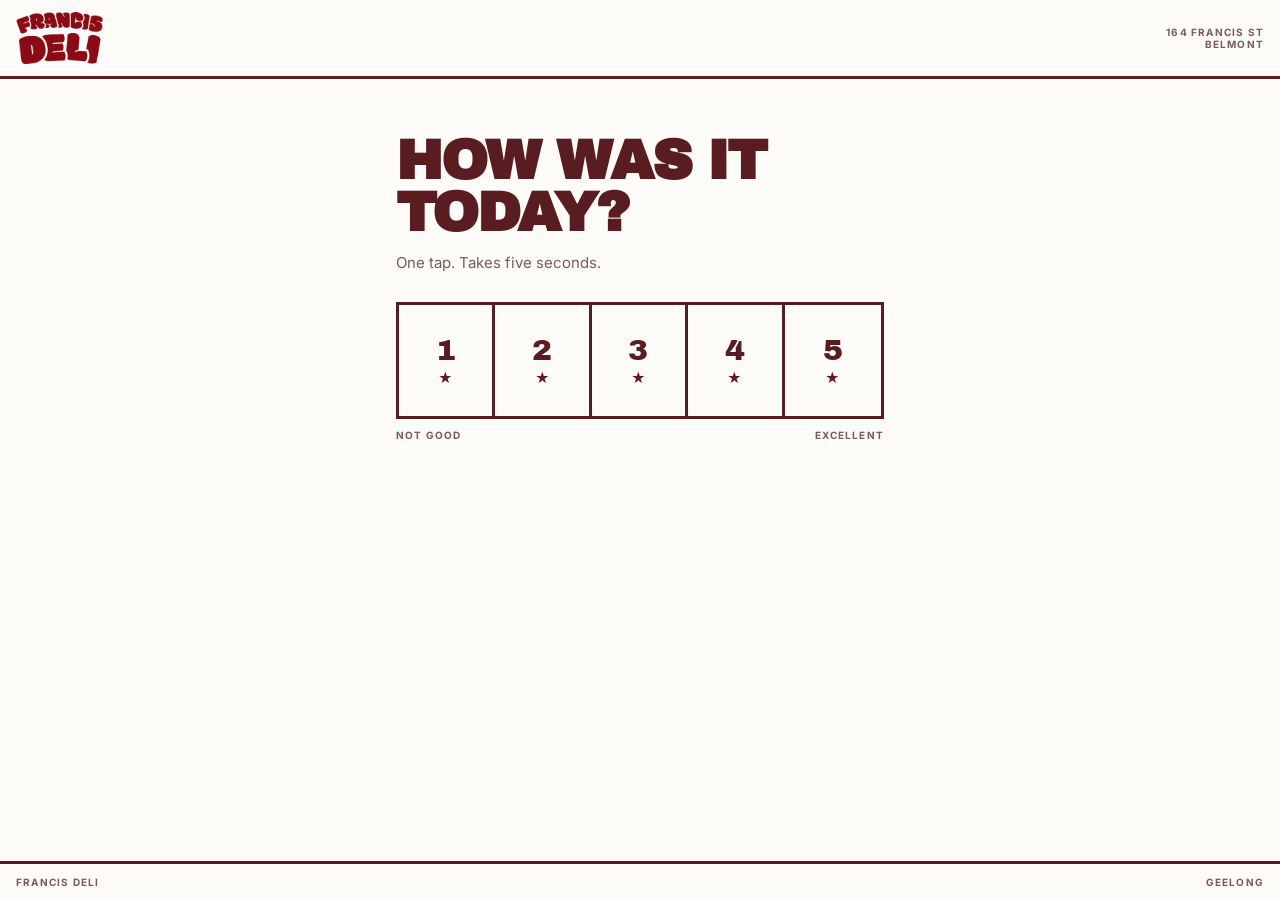
<file: review/index.html>
<!doctype html>
<html lang="en">
<head>
<meta charset="utf-8">
<meta name="viewport" content="width=device-width,initial-scale=1,viewport-fit=cover">
<meta name="robots" content="noindex">
<meta name="theme-color" content="#581C21">
<title>Francis Deli — How was it?</title>
<link rel="icon" href="/favicon.ico" sizes="any">
<link rel="apple-touch-icon" href="/apple-touch-icon.png">
<link rel="preconnect" href="https://fonts.googleapis.com">
<link rel="preconnect" href="https://fonts.gstatic.com" crossorigin>
<link href="https://fonts.googleapis.com/css2?family=Archivo+Black&family=Inter:wght@400;600;700&display=swap" rel="stylesheet">
<style>
:root{--ink:#581C21;--paper:#FDFBF7;--muted:#7a5a5c;--rule:3px solid var(--ink)}
*{box-sizing:border-box;margin:0;padding:0}
html,body{background:var(--paper);color:var(--ink);font-family:Inter,system-ui,sans-serif;-webkit-font-smoothing:antialiased}
body{min-height:100dvh;display:flex;flex-direction:column}
header{border-bottom:var(--rule);padding:12px 16px;display:flex;justify-content:space-between;align-items:center;gap:12px}
.brand{display:block;line-height:0}
.brand img{height:52px;width:auto}
.tag{font-size:10px;font-weight:700;letter-spacing:.12em;text-transform:uppercase;color:var(--muted);text-align:right}
main{flex:1;width:100%;max-width:520px;margin:0 auto;padding:28px 16px 40px}
h1{font-family:'Archivo Black',sans-serif;font-size:clamp(36px,11vw,56px);line-height:.92;letter-spacing:-.035em;text-transform:uppercase;margin-bottom:14px}
.lead{font-size:15px;line-height:1.45;color:var(--muted);margin-bottom:28px;max-width:40ch}
.stars{display:grid;grid-template-columns:repeat(5,1fr);border:var(--rule)}
.stars button{appearance:none;background:transparent;border:0;border-right:var(--rule);aspect-ratio:1/1.15;cursor:pointer;color:var(--ink);display:flex;flex-direction:column;align-items:center;justify-content:center;gap:4px;font:inherit;-webkit-tap-highlight-color:transparent;transition:background .08s,color .08s}
.stars button:last-child{border-right:0}
.stars .n{font-family:'Archivo Black',sans-serif;font-size:30px;line-height:1}
.stars .s{font-size:14px}
.stars button.on{background:var(--ink);color:var(--paper)}
.stars button:focus-visible{outline:3px solid var(--ink);outline-offset:3px}
.scale{display:flex;justify-content:space-between;font-size:10px;font-weight:700;letter-spacing:.12em;text-transform:uppercase;color:var(--muted);margin-top:10px}
.btn{display:block;width:100%;text-align:center;text-decoration:none;font-family:'Archivo Black',sans-serif;font-size:18px;text-transform:uppercase;letter-spacing:.01em;padding:20px 16px;border:var(--rule);background:var(--ink);color:var(--paper);cursor:pointer;-webkit-tap-highlight-color:transparent}
.btn:active{transform:translate(2px,2px)}
.btn[disabled]{opacity:.5;cursor:wait}
label{display:block;font-size:10px;font-weight:700;letter-spacing:.12em;text-transform:uppercase;margin:0 0 6px}
textarea,input{width:100%;font:inherit;font-size:16px;color:var(--ink);background:#fff;border:var(--rule);border-radius:0;padding:14px;margin-bottom:18px;-webkit-appearance:none}
textarea{min-height:130px;resize:vertical}
textarea:focus,input:focus{outline:none;box-shadow:5px 5px 0 var(--ink)}
.row{display:grid;grid-template-columns:1fr 1fr;gap:12px;align-items:end}
.alt{margin-top:22px;padding-top:16px;border-top:1px solid #d8c9c6;font-size:13px;color:var(--muted);line-height:1.5}
.alt a,.link{color:var(--ink);font-weight:700;text-underline-offset:3px}
.link{background:none;border:0;font:inherit;font-size:12px;letter-spacing:.08em;text-transform:uppercase;cursor:pointer;margin-bottom:18px;padding:0;text-decoration:underline}
.err{display:none;font-size:13px;font-weight:600;margin:-6px 0 14px}
.badge{display:inline-block;border:var(--rule);font-family:'Archivo Black',sans-serif;font-size:14px;padding:4px 10px;margin-bottom:16px}
footer{border-top:var(--rule);padding:12px 16px;font-size:10px;font-weight:700;letter-spacing:.12em;text-transform:uppercase;color:var(--muted);display:flex;justify-content:space-between}
[hidden]{display:none!important}
@media (min-width:600px){main{padding-top:56px}}
</style>
</head>
<body>
<header>
  <a class="brand" href="/"><img src="/img/logo.webp" alt="Francis Deli" width="87" height="52"></a>
  <div class="tag">164 Francis St<br>Belmont</div>
</header>

<main>
  <!-- STEP 1: rating -->
  <section id="rate">
    <h1>How was it today?</h1>
    <p class="lead">One tap. Takes five seconds.</p>
    <div class="stars" role="radiogroup" aria-label="Rate your visit">
      <button type="button" data-v="1" role="radio" aria-checked="false" aria-label="1 star"><span class="n">1</span><span class="s">★</span></button>
      <button type="button" data-v="2" role="radio" aria-checked="false" aria-label="2 stars"><span class="n">2</span><span class="s">★</span></button>
      <button type="button" data-v="3" role="radio" aria-checked="false" aria-label="3 stars"><span class="n">3</span><span class="s">★</span></button>
      <button type="button" data-v="4" role="radio" aria-checked="false" aria-label="4 stars"><span class="n">4</span><span class="s">★</span></button>
      <button type="button" data-v="5" role="radio" aria-checked="false" aria-label="5 stars"><span class="n">5</span><span class="s">★</span></button>
    </div>
    <div class="scale"><span>Not good</span><span>Excellent</span></div>
  </section>

  <!-- STEP 2a: 4–5 stars -->
  <section id="high" hidden>
    <div class="badge" id="highBadge">5 ★</div>
    <h1>Thank you.</h1>
    <p class="lead">Share it on Google — it helps a local deli more than you'd think. Opening Google now…</p>
    <a class="btn" id="googleBtn" href="#" rel="noopener">Post on Google →</a>
  </section>

  <!-- STEP 2b: 1–3 stars -->
  <section id="low" hidden>
    <button type="button" class="link" id="back">← Change rating</button>
    <div class="badge" id="lowBadge">2 ★</div>
    <h1>We fell short. Tell us.</h1>
    <p class="lead">Your message goes straight to the owner. We read every one and we'll make it right.</p>
    <form id="fb" novalidate>
      <label for="msg">What went wrong?</label>
      <textarea id="msg" name="message" maxlength="2000" required placeholder="Food, wait time, service — anything."></textarea>
      <div class="err" id="err">Write a few words so we know what to fix.</div>
      <div class="row">
        <div><label for="nm">Name (optional)</label><input id="nm" name="name" maxlength="100" autocomplete="name"></div>
        <div><label for="ct">Phone / email (optional)</label><input id="ct" name="contact" maxlength="100" autocomplete="email"></div>
      </div>
      <button class="btn" id="send" type="submit">Send to the owner</button>
    </form>
    <div class="alt">Prefer to post publicly? <a id="googleAlt" href="#" rel="noopener">Review us on Google</a>.</div>
  </section>

  <!-- STEP 3: sent -->
  <section id="done" hidden>
    <h1>Received.</h1>
    <p class="lead" id="doneMsg">Thanks for being straight with us. If you left a contact, expect to hear from us soon.</p>
    <div class="alt">Still want to share publicly? <a id="googleDone" href="#" rel="noopener">Review us on Google</a>.</div>
  </section>
</main>

<footer><span>Francis Deli</span><span>Geelong</span></footer>

<script>
/* ===== CONFIG — chỉ sửa ở đây ===== */
const CONFIG = {
  GOOGLE_REVIEW_URL: "https://search.google.com/local/writereview?placeid=ChIJ3fRNJQAV1GoR6AZUBwNREGM",
  ENDPOINT: "https://script.google.com/macros/s/AKfycbxNdgd9Xuq6FltZkJ_moOxwjTxAvGvsS9Zama-fYmJ-SDk0IP-6S7ZvrFS56CWJlSw/exec",
  REDIRECT_DELAY_MS: 1200
};
/* ================================== */

const $ = id => document.getElementById(id);
const src = (new URLSearchParams(location.search).get("src") || "direct").slice(0, 40);
let rating = 0;

["googleBtn", "googleAlt", "googleDone"].forEach(id => $(id).href = CONFIG.GOOGLE_REVIEW_URL);

function send(payload, useBeacon) {
  if (!CONFIG.ENDPOINT.startsWith("https://")) return Promise.resolve();
  const body = JSON.stringify(Object.assign({ src, ua: navigator.userAgent.slice(0, 200) }, payload));
  if (useBeacon && navigator.sendBeacon) {
    try { if (navigator.sendBeacon(CONFIG.ENDPOINT, new Blob([body], { type: "text/plain" }))) return Promise.resolve(); } catch (e) {}
  }
  return fetch(CONFIG.ENDPOINT, { method: "POST", mode: "no-cors", headers: { "Content-Type": "text/plain" }, body }).catch(() => {});
}

function show(id) {
  ["rate", "high", "low", "done"].forEach(s => $(s).hidden = s !== id);
  window.scrollTo(0, 0);
}

const btns = [...document.querySelectorAll(".stars button")];
function paint(v) { btns.forEach(b => { const on = +b.dataset.v <= v; b.classList.toggle("on", on); b.setAttribute("aria-checked", +b.dataset.v === v); }); }
btns.forEach(b => {
  b.addEventListener("pointerenter", () => paint(+b.dataset.v));
  b.addEventListener("pointerleave", () => paint(rating));
  b.addEventListener("click", () => {
    rating = +b.dataset.v;
    paint(rating);
    send({ type: "tap", rating }, true);
    setTimeout(() => {
      if (rating >= 4) {
        $("highBadge").textContent = rating + " ★";
        show("high");
        setTimeout(() => { location.href = CONFIG.GOOGLE_REVIEW_URL; }, CONFIG.REDIRECT_DELAY_MS);
      } else {
        $("lowBadge").textContent = rating + " ★";
        show("low");
        $("msg").focus({ preventScroll: true });
      }
    }, 180);
  });
});

$("back").addEventListener("click", () => { rating = 0; paint(0); show("rate"); });

$("fb").addEventListener("submit", async e => {
  e.preventDefault();
  const message = $("msg").value.trim();
  if (message.length < 3) { $("err").style.display = "block"; $("msg").focus(); return; }
  $("err").style.display = "none";
  $("send").disabled = true; $("send").textContent = "Sending…";
  await send({ type: "feedback", rating, message, name: $("nm").value.trim(), contact: $("ct").value.trim() });
  if (!$("ct").value.trim()) $("doneMsg").textContent = "Thanks for being straight with us. The owner has it now.";
  show("done");
});
</script>
</body>
</html>
</file>
